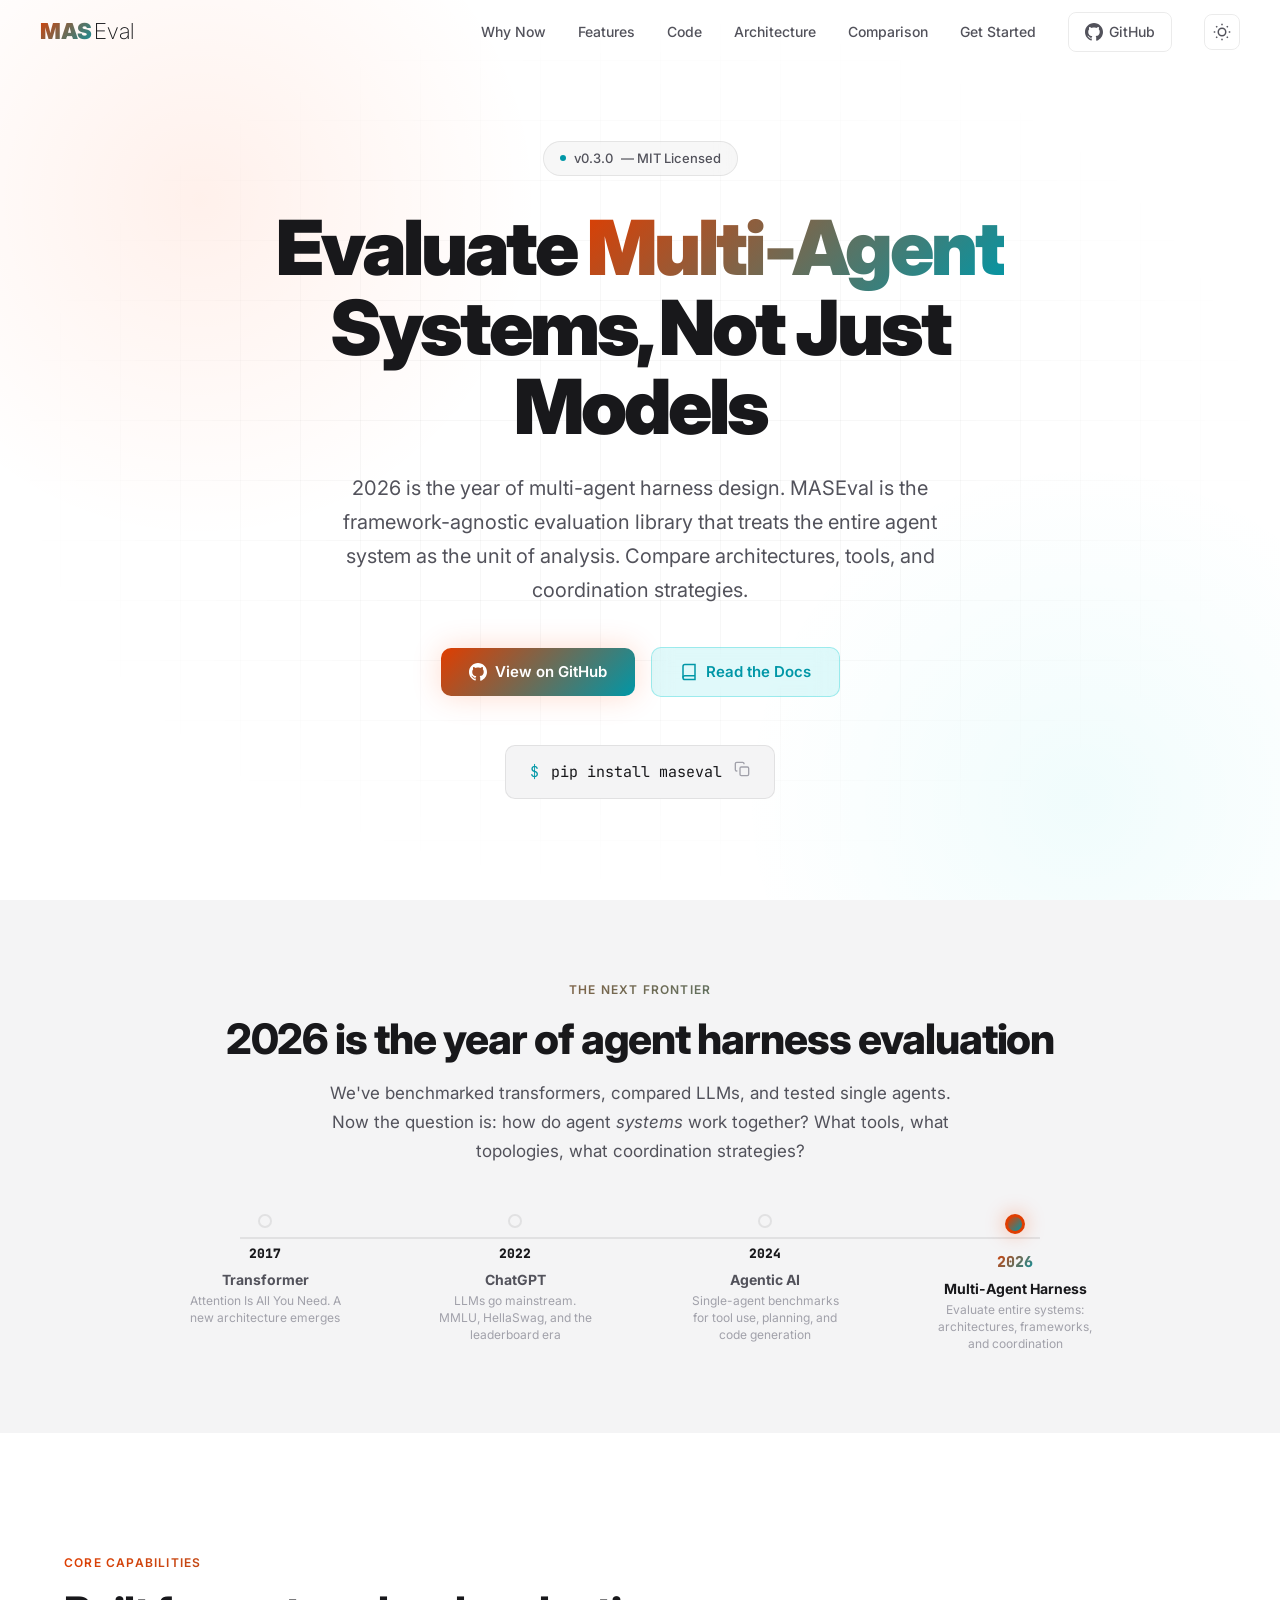
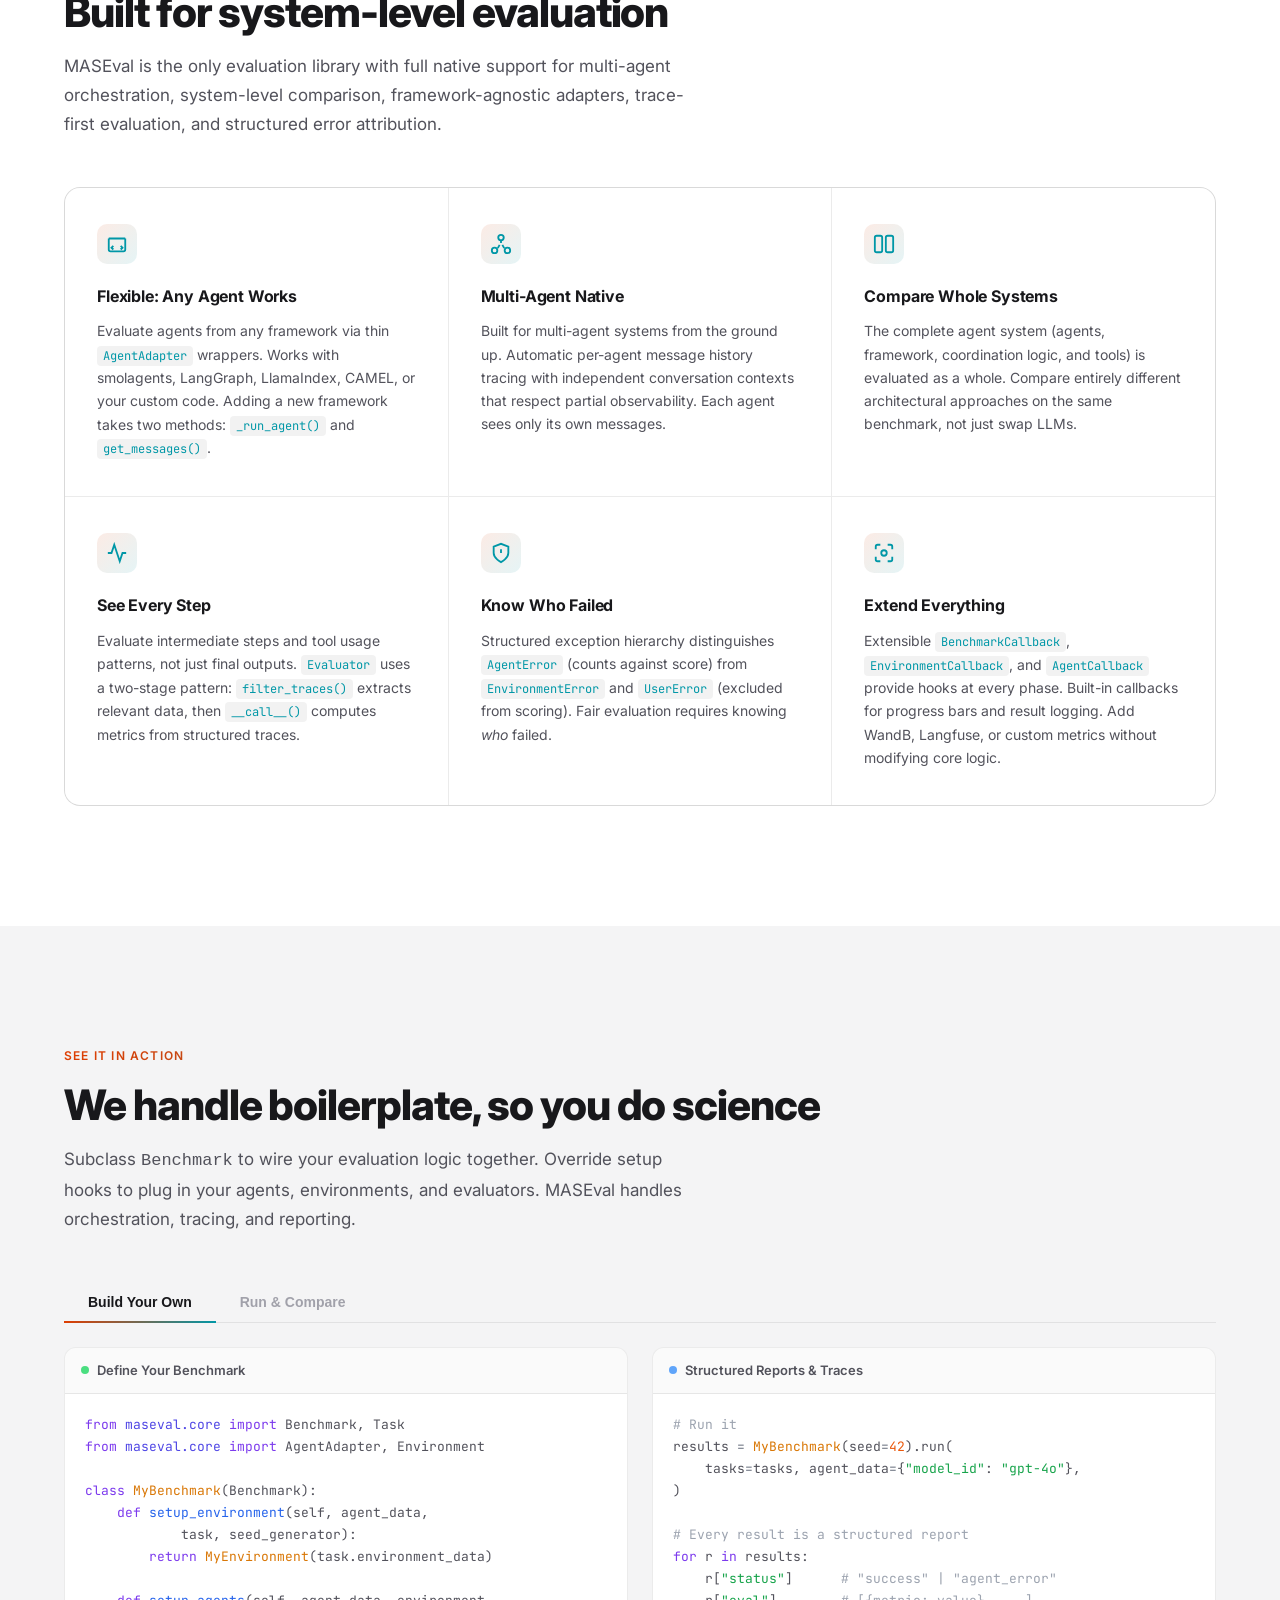
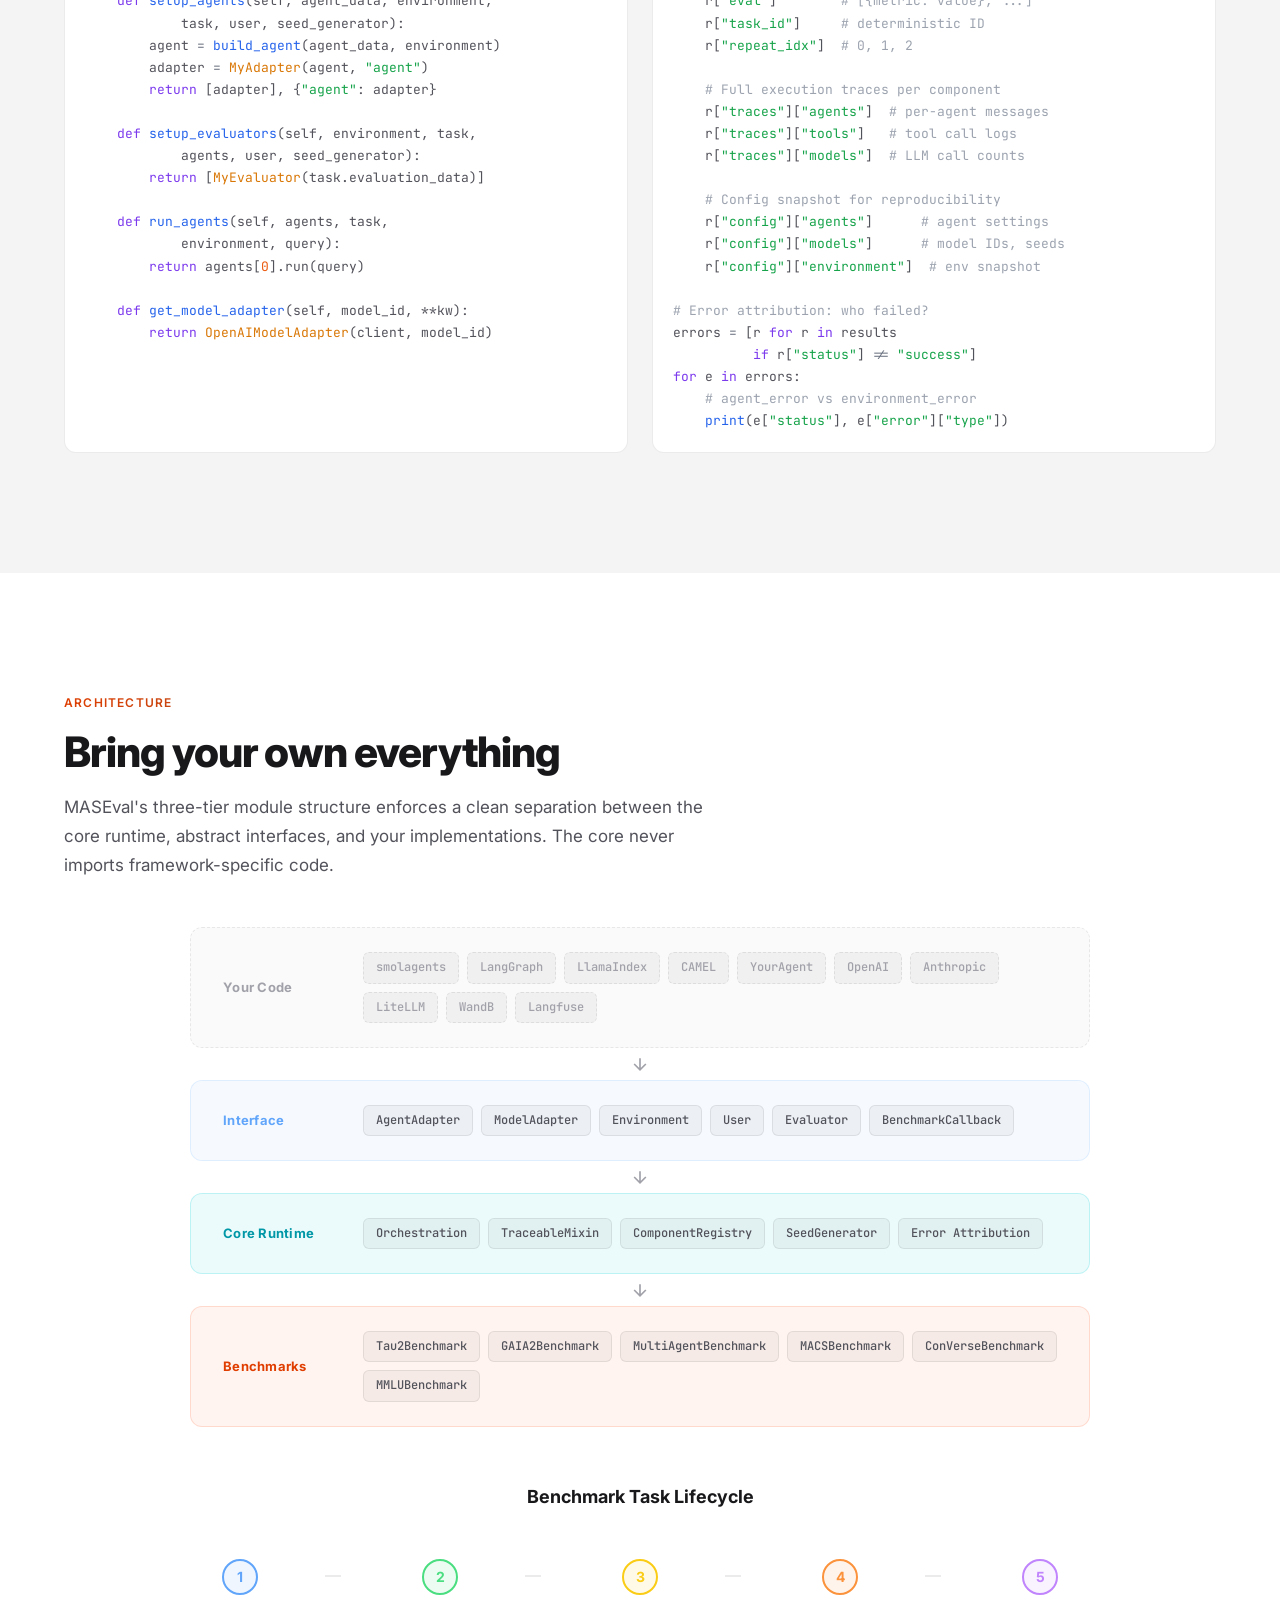
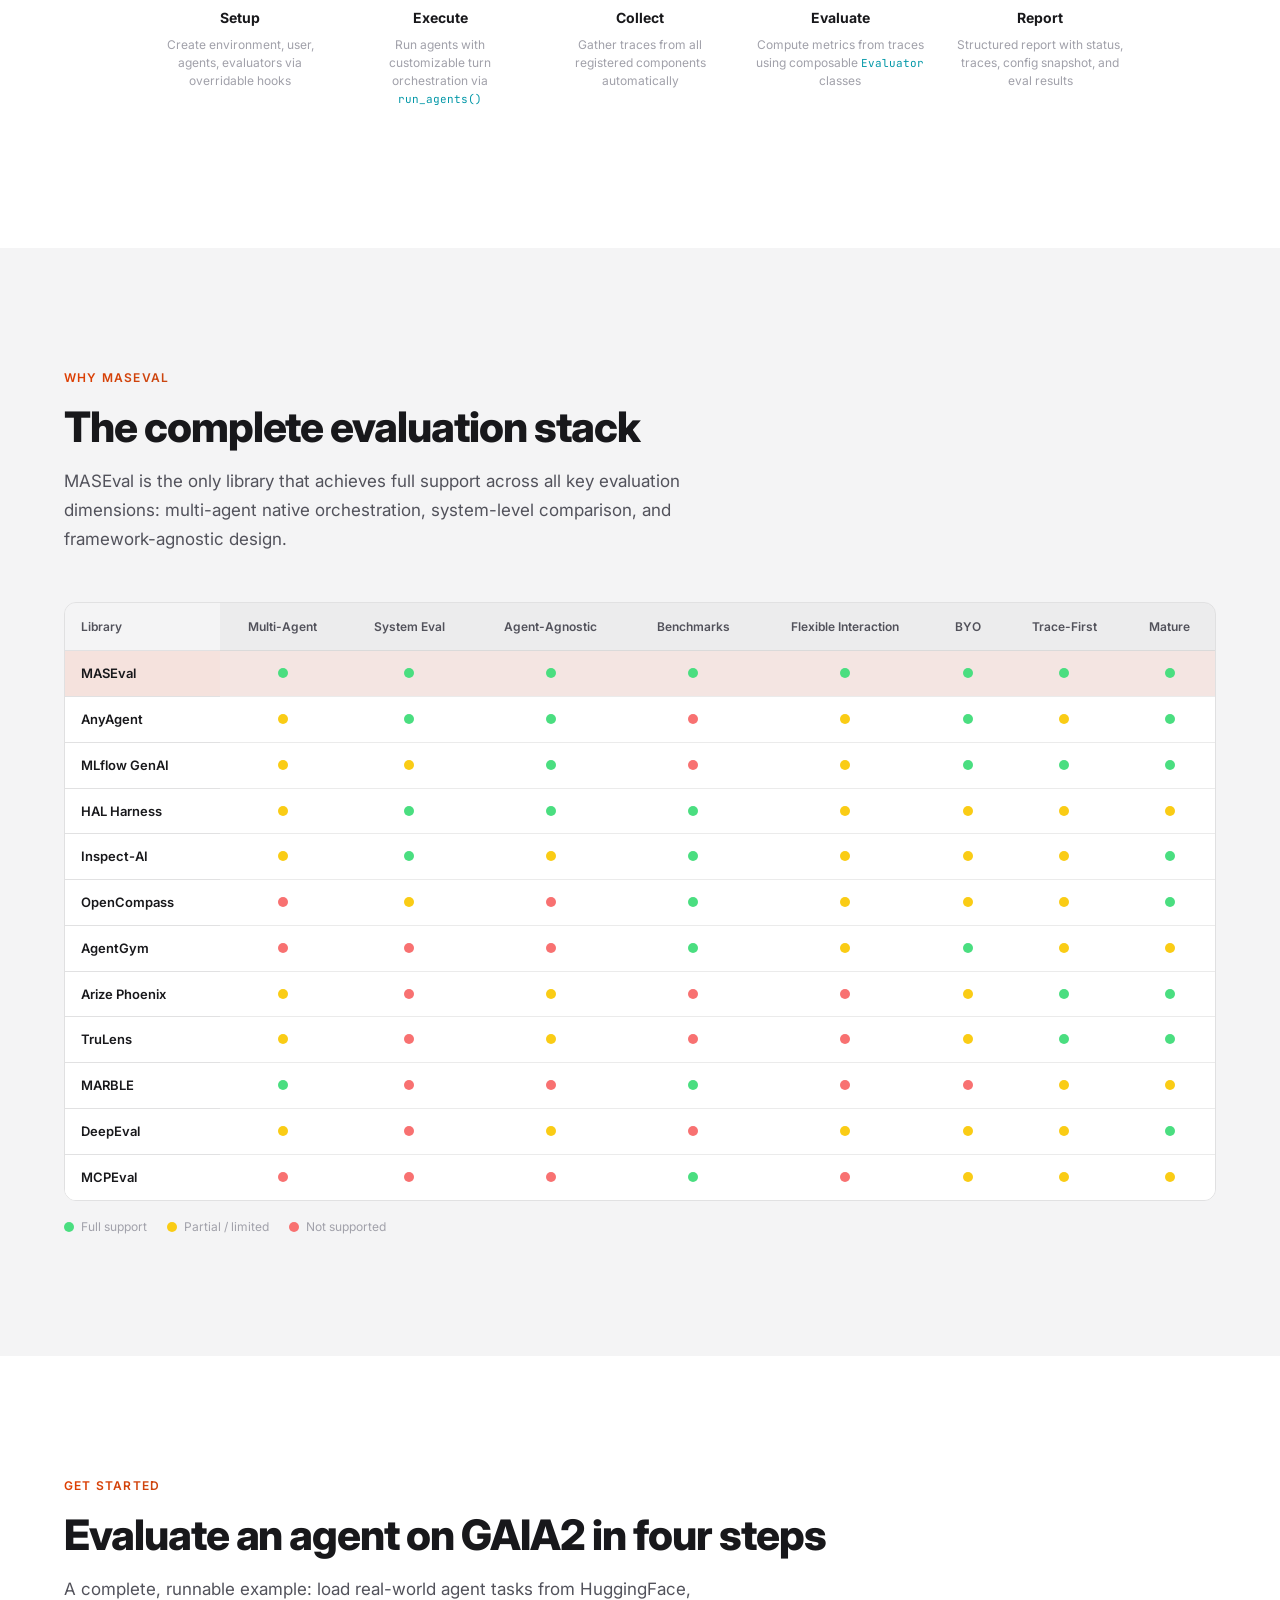
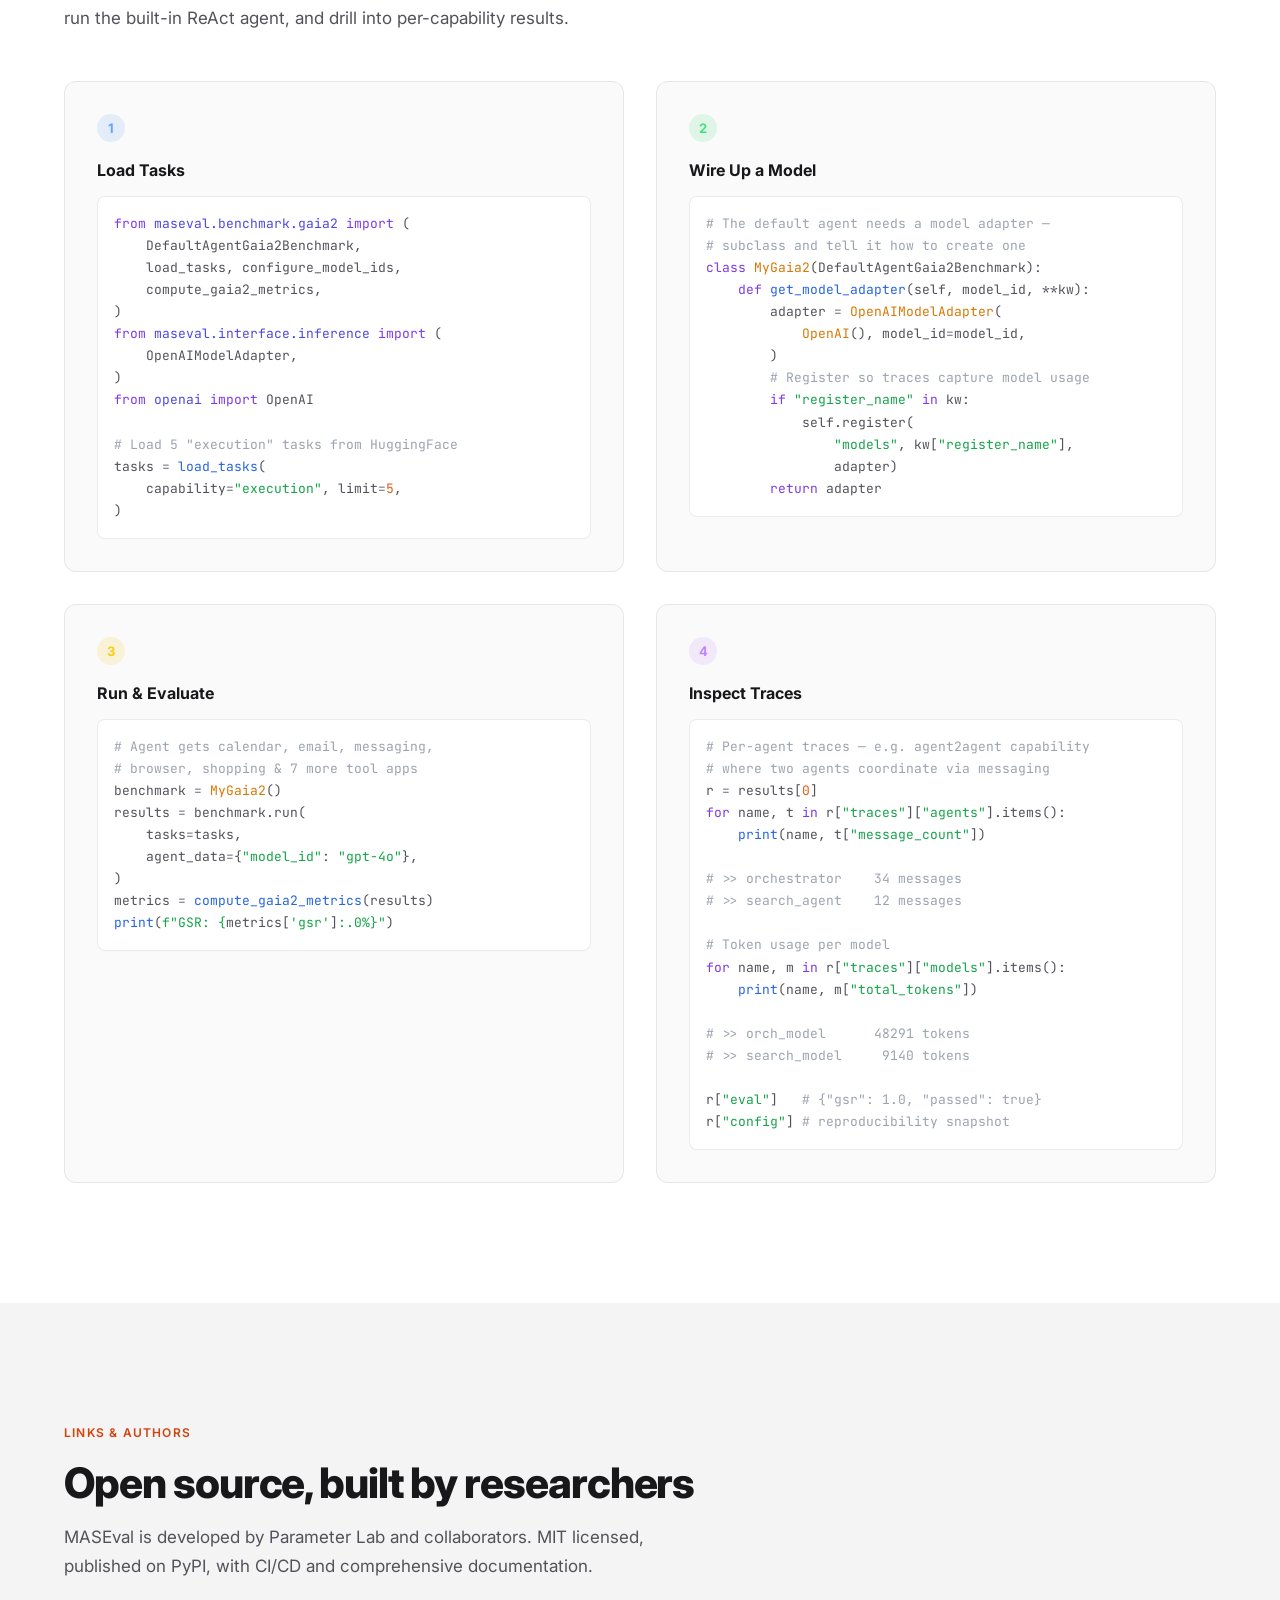
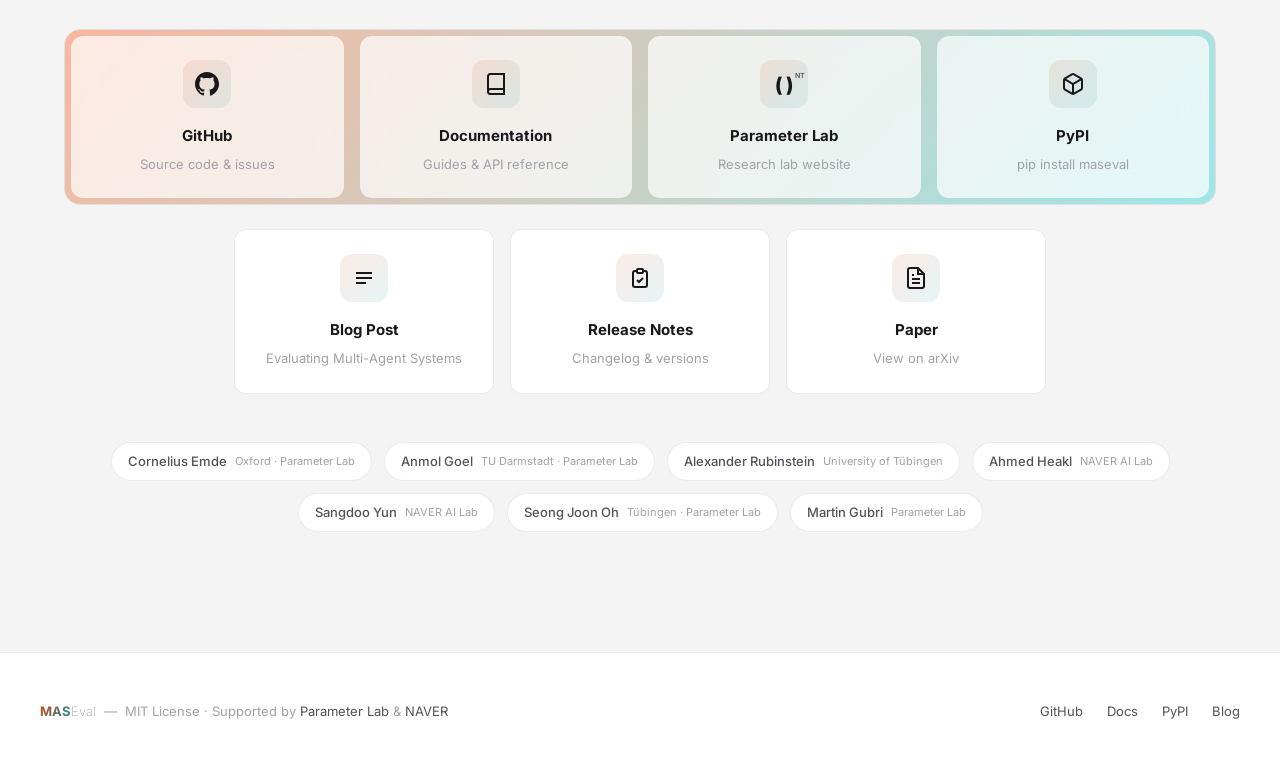
<file: index.html>
<!DOCTYPE html>
<html lang="en">
<head>
  <meta charset="UTF-8" />
  <meta name="viewport" content="width=device-width, initial-scale=1.0" />
  <title>MASEval — Multi-Agentic System Evaluation</title>
  <link rel="icon" type="image/svg+xml" href="assets/favicon.svg" />
  <meta name="description" content="MASEval is a unified, agent-agnostic evaluation framework and benchmark library for multi-agent systems. Compare frameworks, not just models." />

  <!-- Fonts -->
  <link rel="preconnect" href="https://fonts.googleapis.com" />
  <link rel="preconnect" href="https://fonts.gstatic.com" crossorigin />
  <link href="https://fonts.googleapis.com/css2?family=Inter:wght@300;400;500;600;700;800;900&family=JetBrains+Mono:wght@400;500;600&display=swap" rel="stylesheet" />

  <link rel="stylesheet" href="assets/style.css" />

  <!-- Prevent flash of wrong theme -->
  <script>
    (function() {
      var t = localStorage.getItem('theme');
      if (t) document.documentElement.setAttribute('data-theme', t);
      else if (window.matchMedia('(prefers-color-scheme: light)').matches) document.documentElement.setAttribute('data-theme', 'light');
    })();
  </script>
</head>

<body>

  <!-- ==================== NAVBAR ==================== -->
  <nav id="navbar">
    <div class="nav-inner">
      <a href="#" class="nav-logo">
        <span class="mas">MAS</span><span class="eval">Eval</span>
      </a>
      <ul class="nav-links" id="navLinks">
        <li><a href="#timeline">Why Now</a></li>
        <li><a href="#features">Features</a></li>
        <li><a href="#code">Code</a></li>
        <li><a href="#architecture">Architecture</a></li>
        <li><a href="#comparison">Comparison</a></li>
        <li><a href="#start">Get Started</a></li>
        <li>
          <a href="https://github.com/parameterlab/MASEval" target="_blank" class="nav-github">
            <svg viewBox="0 0 24 24" fill="currentColor"><path d="M12 0C5.37 0 0 5.37 0 12c0 5.3 3.438 9.8 8.205 11.385.6.113.82-.258.82-.577 0-.285-.01-1.04-.015-2.04-3.338.724-4.042-1.61-4.042-1.61C4.422 18.07 3.633 17.7 3.633 17.7c-1.087-.744.084-.729.084-.729 1.205.084 1.838 1.236 1.838 1.236 1.07 1.835 2.809 1.305 3.495.998.108-.776.417-1.305.76-1.605-2.665-.3-5.466-1.332-5.466-5.93 0-1.31.465-2.38 1.235-3.22-.135-.303-.54-1.523.105-3.176 0 0 1.005-.322 3.3 1.23.96-.267 1.98-.399 3-.405 1.02.006 2.04.138 3 .405 2.28-1.552 3.285-1.23 3.285-1.23.645 1.653.24 2.873.12 3.176.765.84 1.23 1.91 1.23 3.22 0 4.61-2.805 5.625-5.475 5.92.42.36.81 1.096.81 2.22 0 1.605-.015 2.896-.015 3.286 0 .315.21.694.825.576C20.565 21.795 24 17.295 24 12c0-6.63-5.37-12-12-12"/></svg>
            GitHub
          </a>
        </li>
        <li>
          <button class="theme-toggle" id="themeToggle" aria-label="Toggle theme">
            <svg class="icon-moon" width="18" height="18" viewBox="0 0 24 24" fill="none" stroke="currentColor" stroke-width="2"><path d="M21 12.79A9 9 0 1111.21 3 7 7 0 0021 12.79z"/></svg>
            <svg class="icon-sun" width="18" height="18" viewBox="0 0 24 24" fill="none" stroke="currentColor" stroke-width="2"><circle cx="12" cy="12" r="5"/><path d="M12 1v2M12 21v2M4.22 4.22l1.42 1.42M18.36 18.36l1.42 1.42M1 12h2M21 12h2M4.22 19.78l1.42-1.42M18.36 5.64l1.42-1.42"/></svg>
          </button>
        </li>
      </ul>
      <button class="nav-toggle" id="navToggle" aria-label="Toggle menu">
        <svg width="24" height="24" viewBox="0 0 24 24" fill="none" stroke="currentColor" stroke-width="2"><path d="M3 12h18M3 6h18M3 18h18"/></svg>
      </button>
    </div>
  </nav>

  <!-- ==================== HERO ==================== -->
  <section class="hero" id="hero">
    <div class="grid-bg"></div>
    <div class="hero-content">
      <a href="https://pypi.org/project/maseval/" target="_blank" class="hero-badge" id="versionBadge" style="text-decoration:none">
        <span class="dot"></span>
        <span id="versionText">v0.3.0</span> &mdash; MIT Licensed
      </a>
      <h1>
        Evaluate <span class="gradient-text">Multi-Agent</span><br/>Systems, Not Just Models
      </h1>
      <p class="hero-subtitle">
        2026 is the year of multi-agent harness design. MASEval is the framework-agnostic evaluation library that treats the entire agent system as the unit of analysis. Compare architectures, tools, and coordination strategies.
      </p>
      <div class="hero-actions">
        <a href="https://github.com/parameterlab/MASEval" target="_blank" class="btn btn-primary">
          <svg viewBox="0 0 24 24" fill="currentColor" width="18" height="18"><path d="M12 0C5.37 0 0 5.37 0 12c0 5.3 3.438 9.8 8.205 11.385.6.113.82-.258.82-.577 0-.285-.01-1.04-.015-2.04-3.338.724-4.042-1.61-4.042-1.61C4.422 18.07 3.633 17.7 3.633 17.7c-1.087-.744.084-.729.084-.729 1.205.084 1.838 1.236 1.838 1.236 1.07 1.835 2.809 1.305 3.495.998.108-.776.417-1.305.76-1.605-2.665-.3-5.466-1.332-5.466-5.93 0-1.31.465-2.38 1.235-3.22-.135-.303-.54-1.523.105-3.176 0 0 1.005-.322 3.3 1.23.96-.267 1.98-.399 3-.405 1.02.006 2.04.138 3 .405 2.28-1.552 3.285-1.23 3.285-1.23.645 1.653.24 2.873.12 3.176.765.84 1.23 1.91 1.23 3.22 0 4.61-2.805 5.625-5.475 5.92.42.36.81 1.096.81 2.22 0 1.605-.015 2.896-.015 3.286 0 .315.21.694.825.576C20.565 21.795 24 17.295 24 12c0-6.63-5.37-12-12-12"/></svg>
          View on GitHub
        </a>
        <a href="https://maseval.readthedocs.io/en/stable/" target="_blank" class="btn btn-docs">
          <svg viewBox="0 0 24 24" fill="none" stroke="currentColor" stroke-width="2"><path d="M4 19.5A2.5 2.5 0 016.5 17H20"/><path d="M6.5 2H20v20H6.5A2.5 2.5 0 014 19.5v-15A2.5 2.5 0 016.5 2z"/></svg>
          Read the Docs
        </a>
      </div>
      <div class="hero-install" onclick="navigator.clipboard.writeText('pip install maseval')" title="Click to copy">
        <span class="prompt">$</span>
        <span class="cmd">pip install maseval</span>
        <span class="copy-icon">
          <svg width="16" height="16" viewBox="0 0 24 24" fill="none" stroke="currentColor" stroke-width="2"><rect x="9" y="9" width="13" height="13" rx="2"/><path d="M5 15H4a2 2 0 01-2-2V4a2 2 0 012-2h9a2 2 0 012 2v1"/></svg>
        </span>
      </div>

    </div>
  </section>

  <!-- ==================== TIMELINE ==================== -->
  <section class="timeline-section" id="timeline">
    <div class="container">
      <div class="reveal" style="text-align:center">
        <p class="section-label">The Next Frontier</p>
        <h2 class="section-title">2026 is the year of agent harness evaluation</h2>
        <p class="section-desc" style="margin:0 auto">
          We've benchmarked transformers, compared LLMs, and tested single agents. Now the question is: how do agent <em>systems</em> work together? What tools, what topologies, what coordination strategies?
        </p>
      </div>

      <div class="timeline reveal">
        <div class="timeline-item">
          <div class="timeline-dot"></div>
          <span class="timeline-year">2017</span>
          <span class="timeline-label">Transformer</span>
          <span class="timeline-desc">Attention Is All You Need. A new architecture emerges</span>
        </div>
        <div class="timeline-item">
          <div class="timeline-dot"></div>
          <span class="timeline-year">2022</span>
          <span class="timeline-label">ChatGPT</span>
          <span class="timeline-desc">LLMs go mainstream. MMLU, HellaSwag, and the leaderboard era</span>
        </div>
        <div class="timeline-item">
          <div class="timeline-dot"></div>
          <span class="timeline-year">2024</span>
          <span class="timeline-label">Agentic AI</span>
          <span class="timeline-desc">Single-agent benchmarks for tool use, planning, and code generation</span>
        </div>
        <div class="timeline-item active">
          <div class="timeline-dot"></div>
          <span class="timeline-year">2026</span>
          <span class="timeline-label">Multi-Agent Harness</span>
          <span class="timeline-desc">Evaluate entire systems: architectures, frameworks, and coordination</span>
        </div>
      </div>
    </div>
  </section>

  <!-- ==================== FEATURES ==================== -->
  <section class="section" id="features">
    <div class="container">
      <div class="reveal">
        <p class="section-label">Core Capabilities</p>
        <h2 class="section-title">Built for system-level evaluation</h2>
        <p class="section-desc">
          MASEval is the only evaluation library with full native support for multi-agent orchestration, system-level comparison, framework-agnostic adapters, trace-first evaluation, and structured error attribution.
        </p>
      </div>

      <div class="features-grid reveal">
        <div class="feature-card">
          <div class="feature-icon"><svg viewBox="0 0 24 24" fill="none" stroke-width="2"><path d="M16 18l2-2-2-2M8 18l-2-2 2-2M3 6h18M3 6v12a2 2 0 002 2h14a2 2 0 002-2V6"/></svg></div>
          <h3>Flexible: Any Agent Works</h3>
          <p>Evaluate agents from any framework via thin <code>AgentAdapter</code> wrappers. Works with smolagents, LangGraph, LlamaIndex, CAMEL, or your custom code. Adding a new framework takes two methods: <code>_run_agent()</code> and <code>get_messages()</code>.</p>
        </div>
        <div class="feature-card">
          <div class="feature-icon"><svg viewBox="0 0 24 24" fill="none" stroke-width="2"><circle cx="12" cy="5" r="3"/><circle cx="5" cy="19" r="3"/><circle cx="19" cy="19" r="3"/><path d="M12 8v3M8.5 16.5L10.5 13M15.5 16.5L13.5 13"/></svg></div>
          <h3>Multi-Agent Native</h3>
          <p>Built for multi-agent systems from the ground up. Automatic per-agent message history tracing with independent conversation contexts that respect partial observability. Each agent sees only its own messages.</p>
        </div>
        <div class="feature-card">
          <div class="feature-icon"><svg viewBox="0 0 24 24" fill="none" stroke-width="2"><rect x="2" y="3" width="8" height="18" rx="2"/><rect x="14" y="3" width="8" height="18" rx="2"/></svg></div>
          <h3>Compare Whole Systems</h3>
          <p>The complete agent system (agents, framework, coordination logic, and tools) is evaluated as a whole. Compare entirely different architectural approaches on the same benchmark, not just swap LLMs.</p>
        </div>
        <div class="feature-card">
          <div class="feature-icon"><svg viewBox="0 0 24 24" fill="none" stroke-width="2"><path d="M2 12h4l3-9 6 18 3-9h4"/></svg></div>
          <h3>See Every Step</h3>
          <p>Evaluate intermediate steps and tool usage patterns, not just final outputs. <code>Evaluator</code> uses a two-stage pattern: <code>filter_traces()</code> extracts relevant data, then <code>__call__()</code> computes metrics from structured traces.</p>
        </div>
        <div class="feature-card">
          <div class="feature-icon"><svg viewBox="0 0 24 24" fill="none" stroke-width="2"><path d="M12 22s8-4 8-10V5l-8-3-8 3v7c0 6 8 10 8 10z"/><path d="M12 8v4M12 16h.01"/></svg></div>
          <h3>Know Who Failed</h3>
          <p>Structured exception hierarchy distinguishes <code>AgentError</code> (counts against score) from <code>EnvironmentError</code> and <code>UserError</code> (excluded from scoring). Fair evaluation requires knowing <em>who</em> failed.</p>
        </div>
        <div class="feature-card">
          <div class="feature-icon"><svg viewBox="0 0 24 24" fill="none" stroke-width="2"><path d="M8 3H5a2 2 0 00-2 2v3M21 8V5a2 2 0 00-2-2h-3M3 16v3a2 2 0 002 2h3M16 21h3a2 2 0 002-2v-3"/><circle cx="12" cy="12" r="3"/></svg></div>
          <h3>Extend Everything</h3>
          <p>Extensible <code>BenchmarkCallback</code>, <code>EnvironmentCallback</code>, and <code>AgentCallback</code> provide hooks at every phase. Built-in callbacks for progress bars and result logging. Add WandB, Langfuse, or custom metrics without modifying core logic.</p>
        </div>
      </div>
    </div>
  </section>

  <!-- ==================== CODE EXAMPLE ==================== -->
  <section class="section code-section" id="code">
    <div class="container">
      <div class="reveal">
        <p class="section-label">See It In Action</p>
        <h2 class="section-title">We handle boilerplate, so you do science</h2>
        <p class="section-desc">
          Subclass <code>Benchmark</code> to wire your evaluation logic together. Override setup hooks to plug in your agents, environments, and evaluators. MASEval handles orchestration, tracing, and reporting.
        </p>
      </div>

      <!-- Tab bar -->
      <div class="code-tabs reveal">
        <button class="code-tab active" data-tab="build">Build Your Own</button>
        <button class="code-tab" data-tab="compare">Run &amp; Compare</button>
      </div>

      <!-- Tab 1: Build Your Own -->
      <div class="code-tab-content active reveal" data-tab="build">
        <div class="code-block">
          <div class="code-block-header">
            <span class="code-block-title">
              <span class="dot" style="background:#4ade80"></span>
              Define Your Benchmark
            </span>
          </div>
          <pre><span class="kw">from</span> <span class="im">maseval.core</span> <span class="kw">import</span> Benchmark, Task
<span class="kw">from</span> <span class="im">maseval.core</span> <span class="kw">import</span> AgentAdapter, Environment

<span class="kw">class</span> <span class="cl">MyBenchmark</span>(Benchmark):
    <span class="kw">def</span> <span class="fn">setup_environment</span>(self, agent_data,
            task, seed_generator):
        <span class="kw">return</span> <span class="cl">MyEnvironment</span>(task.environment_data)

    <span class="kw">def</span> <span class="fn">setup_agents</span>(self, agent_data, environment,
            task, user, seed_generator):
        agent <span class="op">=</span> <span class="fn">build_agent</span>(agent_data, environment)
        adapter <span class="op">=</span> <span class="cl">MyAdapter</span>(agent, <span class="st">"agent"</span>)
        <span class="kw">return</span> [adapter], {<span class="st">"agent"</span>: adapter}

    <span class="kw">def</span> <span class="fn">setup_evaluators</span>(self, environment, task,
            agents, user, seed_generator):
        <span class="kw">return</span> [<span class="cl">MyEvaluator</span>(task.evaluation_data)]

    <span class="kw">def</span> <span class="fn">run_agents</span>(self, agents, task,
            environment, query):
        <span class="kw">return</span> agents[<span class="nr">0</span>].run(query)

    <span class="kw">def</span> <span class="fn">get_model_adapter</span>(self, model_id, **kw):
        <span class="kw">return</span> <span class="cl">OpenAIModelAdapter</span>(client, model_id)</pre>
        </div>

        <div class="code-block">
          <div class="code-block-header">
            <span class="code-block-title">
              <span class="dot" style="background:#60a5fa"></span>
              Structured Reports &amp; Traces
            </span>
          </div>
          <pre><span class="cm"># Run it</span>
results <span class="op">=</span> <span class="cl">MyBenchmark</span>(seed<span class="op">=</span><span class="nr">42</span>).run(
    tasks<span class="op">=</span>tasks, agent_data<span class="op">=</span>{<span class="st">"model_id"</span>: <span class="st">"gpt-4o"</span>},
)

<span class="cm"># Every result is a structured report</span>
<span class="kw">for</span> r <span class="kw">in</span> results:
    r[<span class="st">"status"</span>]      <span class="cm"># "success" | "agent_error"</span>
    r[<span class="st">"eval"</span>]        <span class="cm"># [{metric: value}, ...]</span>
    r[<span class="st">"task_id"</span>]     <span class="cm"># deterministic ID</span>
    r[<span class="st">"repeat_idx"</span>]  <span class="cm"># 0, 1, 2</span>

    <span class="cm"># Full execution traces per component</span>
    r[<span class="st">"traces"</span>][<span class="st">"agents"</span>]  <span class="cm"># per-agent messages</span>
    r[<span class="st">"traces"</span>][<span class="st">"tools"</span>]   <span class="cm"># tool call logs</span>
    r[<span class="st">"traces"</span>][<span class="st">"models"</span>]  <span class="cm"># LLM call counts</span>

    <span class="cm"># Config snapshot for reproducibility</span>
    r[<span class="st">"config"</span>][<span class="st">"agents"</span>]      <span class="cm"># agent settings</span>
    r[<span class="st">"config"</span>][<span class="st">"models"</span>]      <span class="cm"># model IDs, seeds</span>
    r[<span class="st">"config"</span>][<span class="st">"environment"</span>]  <span class="cm"># env snapshot</span>

<span class="cm"># Error attribution: who failed?</span>
errors <span class="op">=</span> [r <span class="kw">for</span> r <span class="kw">in</span> results
          <span class="kw">if</span> r[<span class="st">"status"</span>] <span class="op">!=</span> <span class="st">"success"</span>]
<span class="kw">for</span> e <span class="kw">in</span> errors:
    <span class="cm"># agent_error vs environment_error</span>
    <span class="fn">print</span>(e[<span class="st">"status"</span>], e[<span class="st">"error"</span>][<span class="st">"type"</span>])</pre>
        </div>
      </div>

      <!-- Tab 2: Run & Compare -->
      <div class="code-tab-content" data-tab="compare">
        <div class="code-block">
          <div class="code-block-header">
            <span class="code-block-title">
              <span class="dot" style="background:#fb923c"></span>
              Single Agent
            </span>
          </div>
          <pre><span class="kw">from</span> <span class="im">maseval.benchmark.tau2</span> <span class="kw">import</span> (
    Tau2Benchmark, ensure_data_exists,
    load_tasks, compute_benchmark_metrics,
)

<span class="fn">ensure_data_exists</span>(domain<span class="op">=</span><span class="st">"retail"</span>)
tasks <span class="op">=</span> <span class="fn">load_tasks</span>(domain<span class="op">=</span><span class="st">"retail"</span>, split<span class="op">=</span><span class="st">"base"</span>)

<span class="cm"># One agent handles everything</span>
<span class="kw">class</span> <span class="cl">SingleAgent</span>(Tau2Benchmark):
    <span class="kw">def</span> <span class="fn">setup_agents</span>(self, agent_data, env,
            task, user, seed_gen):
        agent <span class="op">=</span> <span class="cl">ToolCallingAgent</span>(
            model<span class="op">=</span>model, tools<span class="op">=</span>env.create_tools(),
        )
        a <span class="op">=</span> <span class="cl">SmolAgentAdapter</span>(agent, <span class="st">"agent"</span>)
        <span class="kw">return</span> [a], {<span class="st">"agent"</span>: a}

single <span class="op">=</span> <span class="cl">SingleAgent</span>(n_task_repeats<span class="op">=</span><span class="nr">3</span>, seed<span class="op">=</span><span class="nr">42</span>)
results_single <span class="op">=</span> single.run(
    tasks<span class="op">=</span>tasks,
    agent_data<span class="op">=</span>{<span class="st">"model_id"</span>: <span class="st">"gpt-4o"</span>},
)</pre>
        </div>

        <div class="code-block">
          <div class="code-block-header">
            <span class="code-block-title">
              <span class="dot" style="background:#c084fc"></span>
              Multi-Agent (same benchmark)
            </span>
          </div>
          <pre><span class="cm"># Orchestrator delegates to specialists</span>
<span class="kw">class</span> <span class="cl">MultiAgent</span>(Tau2Benchmark):
    <span class="kw">def</span> <span class="fn">setup_agents</span>(self, agent_data, env,
            task, user, seed_gen):
        tools <span class="op">=</span> env.create_tools()
        specialist <span class="op">=</span> <span class="cl">ToolCallingAgent</span>(
            model<span class="op">=</span>model, tools<span class="op">=</span>tools,
            name<span class="op">=</span><span class="st">"tool_specialist"</span>,
        )
        orchestrator <span class="op">=</span> <span class="cl">ToolCallingAgent</span>(
            model<span class="op">=</span>model,
            managed_agents<span class="op">=</span>[specialist],
        )
        orch <span class="op">=</span> <span class="cl">SmolAgentAdapter</span>(orchestrator, <span class="st">"orch"</span>)
        spec <span class="op">=</span> <span class="cl">SmolAgentAdapter</span>(specialist, <span class="st">"spec"</span>)
        <span class="cm"># Run orchestrator, trace both</span>
        <span class="kw">return</span> [orch], {<span class="st">"orch"</span>: orch, <span class="st">"spec"</span>: spec}

multi <span class="op">=</span> <span class="cl">MultiAgent</span>(n_task_repeats<span class="op">=</span><span class="nr">3</span>, seed<span class="op">=</span><span class="nr">42</span>)
results_multi <span class="op">=</span> multi.run(
    tasks<span class="op">=</span>tasks,
    agent_data<span class="op">=</span>{<span class="st">"model_id"</span>: <span class="st">"gpt-4o"</span>},
)

<span class="cm"># Compare on the same benchmark</span>
s <span class="op">=</span> <span class="fn">compute_benchmark_metrics</span>(results_single)
m <span class="op">=</span> <span class="fn">compute_benchmark_metrics</span>(results_multi)
<span class="fn">print</span>(<span class="st">f"Single: {</span>s[<span class="st">'success_rate'</span>]<span class="st">:.0%}"</span>)
<span class="fn">print</span>(<span class="st">f"Multi:  {</span>m[<span class="st">'success_rate'</span>]<span class="st">:.0%}"</span>)</pre>
        </div>
      </div>
    </div>
  </section>

  <!-- ==================== ARCHITECTURE ==================== -->
  <section class="section" id="architecture">
    <div class="container">
      <div class="reveal">
        <p class="section-label">Architecture</p>
        <h2 class="section-title">Bring your own everything</h2>
        <p class="section-desc">
          MASEval's three-tier module structure enforces a clean separation between the core runtime, abstract interfaces, and your implementations. The core never imports framework-specific code.
        </p>
      </div>

      <div class="arch-visual reveal">
        <div class="arch-diagram">
          <div class="arch-layer arch-layer-user">
            <span class="arch-label" style="color:var(--text-muted)">Your Code</span>
            <div class="arch-chips">
              <span class="arch-chip yours">smolagents</span>
              <span class="arch-chip yours">LangGraph</span>
              <span class="arch-chip yours">LlamaIndex</span>
              <span class="arch-chip yours">CAMEL</span>
              <span class="arch-chip yours">YourAgent</span>
              <span class="arch-chip yours">OpenAI</span>
              <span class="arch-chip yours">Anthropic</span>
              <span class="arch-chip yours">LiteLLM</span>
              <span class="arch-chip yours">WandB</span>
              <span class="arch-chip yours">Langfuse</span>
            </div>
          </div>

          <div class="arch-connector">
            <svg width="20" height="20" viewBox="0 0 24 24" fill="none" stroke="currentColor" stroke-width="2"><path d="M12 5v14M5 12l7 7 7-7"/></svg>
          </div>

          <div class="arch-layer arch-layer-interface">
            <span class="arch-label" style="color:#60a5fa">Interface</span>
            <div class="arch-chips">
              <span class="arch-chip">AgentAdapter</span>
              <span class="arch-chip">ModelAdapter</span>
              <span class="arch-chip">Environment</span>
              <span class="arch-chip">User</span>
              <span class="arch-chip">Evaluator</span>
              <span class="arch-chip">BenchmarkCallback</span>
            </div>
          </div>

          <div class="arch-connector">
            <svg width="20" height="20" viewBox="0 0 24 24" fill="none" stroke="currentColor" stroke-width="2"><path d="M12 5v14M5 12l7 7 7-7"/></svg>
          </div>

          <div class="arch-layer arch-layer-core">
            <span class="arch-label" style="color:var(--accent-cyan)">Core Runtime</span>
            <div class="arch-chips">
              <span class="arch-chip">Orchestration</span>
              <span class="arch-chip">TraceableMixin</span>
              <span class="arch-chip">ComponentRegistry</span>
              <span class="arch-chip">SeedGenerator</span>
              <span class="arch-chip">Error Attribution</span>
            </div>
          </div>

          <div class="arch-connector">
            <svg width="20" height="20" viewBox="0 0 24 24" fill="none" stroke="currentColor" stroke-width="2"><path d="M12 5v14M5 12l7 7 7-7"/></svg>
          </div>

          <div class="arch-layer arch-layer-bench">
            <span class="arch-label" style="color:var(--accent-orange)">Benchmarks</span>
            <div class="arch-chips">
              <span class="arch-chip">Tau2Benchmark</span>
              <span class="arch-chip">GAIA2Benchmark</span>
              <span class="arch-chip">MultiAgentBenchmark</span>
              <span class="arch-chip">MACSBenchmark</span>
              <span class="arch-chip">ConVerseBenchmark</span>
              <span class="arch-chip">MMLUBenchmark</span>
            </div>
          </div>
        </div>
      </div>

      <!-- Lifecycle Pipeline -->
      <div class="pipeline reveal">
        <p class="pipeline-title">Benchmark Task Lifecycle</p>
        <div class="pipeline-steps">
          <div class="pipeline-step">
            <div class="pipeline-num">1</div>
            <h4>Setup</h4>
            <p>Create environment, user, agents, evaluators via overridable hooks</p>
          </div>
          <div class="pipeline-step">
            <div class="pipeline-num">2</div>
            <h4>Execute</h4>
            <p>Run agents with customizable turn orchestration via <code>run_agents()</code></p>
          </div>
          <div class="pipeline-step">
            <div class="pipeline-num">3</div>
            <h4>Collect</h4>
            <p>Gather traces from all registered components automatically</p>
          </div>
          <div class="pipeline-step">
            <div class="pipeline-num">4</div>
            <h4>Evaluate</h4>
            <p>Compute metrics from traces using composable <code>Evaluator</code> classes</p>
          </div>
          <div class="pipeline-step">
            <div class="pipeline-num">5</div>
            <h4>Report</h4>
            <p>Structured report with status, traces, config snapshot, and eval results</p>
          </div>
        </div>
      </div>
    </div>
  </section>

  <!-- ==================== COMPARISON TABLE ==================== -->
  <section class="section comparison" id="comparison">
    <div class="container">
      <div class="reveal">
        <p class="section-label">Why MASEval</p>
        <h2 class="section-title">The complete evaluation stack</h2>
        <p class="section-desc">
          MASEval is the only library that achieves full support across all key evaluation dimensions: multi-agent native orchestration, system-level comparison, and framework-agnostic design.
        </p>
      </div>

      <div class="table-wrapper reveal">
        <table class="comparison-table">
          <thead>
            <tr>
              <th>Library</th>
              <th title="Native orchestration with per-agent tracing and independent message histories">Multi-Agent</th>
              <th title="Compare framework implementations, not just LLMs">System Eval</th>
              <th title="Evaluate any framework via thin adapters without code recreation">Agent-Agnostic</th>
              <th title="Ships complete, ready-to-run benchmarks">Benchmarks</th>
              <th title="First-class user simulation with personas and tool access">Flexible Interaction</th>
              <th title="Bring your own logging, agents, environments, and tools. Open-source, works offline">BYO</th>
              <th title="Evaluate intermediate steps via first-class traces, not post-hoc fixes">Trace-First</th>
              <th title="Published on PyPI, CI/CD, good test coverage, active maintenance">Mature</th>
            </tr>
          </thead>
          <tbody>
            <tr>
              <td>MASEval</td>
              <td title="Full support"><span class="s-dot s-yes"></span></td>
              <td title="Full support"><span class="s-dot s-yes"></span></td>
              <td title="Full support"><span class="s-dot s-yes"></span></td>
              <td title="Full support"><span class="s-dot s-yes"></span></td>
              <td title="Full support"><span class="s-dot s-yes"></span></td>
              <td title="Full support"><span class="s-dot s-yes"></span></td>
              <td title="Full support"><span class="s-dot s-yes"></span></td>
              <td title="Full support"><span class="s-dot s-yes"></span></td>
            </tr>
            <tr>
              <td>AnyAgent</td>
              <td title="Partial"><span class="s-dot s-partial"></span></td>
              <td title="Full support"><span class="s-dot s-yes"></span></td>
              <td title="Full support"><span class="s-dot s-yes"></span></td>
              <td title="Not supported"><span class="s-dot s-no"></span></td>
              <td title="Partial"><span class="s-dot s-partial"></span></td>
              <td title="Full support"><span class="s-dot s-yes"></span></td>
              <td title="Partial"><span class="s-dot s-partial"></span></td>
              <td title="Full support"><span class="s-dot s-yes"></span></td>
            </tr>
            <tr>
              <td>MLflow GenAI</td>
              <td title="Partial"><span class="s-dot s-partial"></span></td>
              <td title="Partial"><span class="s-dot s-partial"></span></td>
              <td title="Full support"><span class="s-dot s-yes"></span></td>
              <td title="Not supported"><span class="s-dot s-no"></span></td>
              <td title="Partial"><span class="s-dot s-partial"></span></td>
              <td title="Full support"><span class="s-dot s-yes"></span></td>
              <td title="Full support"><span class="s-dot s-yes"></span></td>
              <td title="Full support"><span class="s-dot s-yes"></span></td>
            </tr>
            <tr>
              <td>HAL Harness</td>
              <td title="Partial"><span class="s-dot s-partial"></span></td>
              <td title="Full support"><span class="s-dot s-yes"></span></td>
              <td title="Full support"><span class="s-dot s-yes"></span></td>
              <td title="Full support"><span class="s-dot s-yes"></span></td>
              <td title="Partial"><span class="s-dot s-partial"></span></td>
              <td title="Partial"><span class="s-dot s-partial"></span></td>
              <td title="Partial"><span class="s-dot s-partial"></span></td>
              <td title="Partial"><span class="s-dot s-partial"></span></td>
            </tr>
            <tr>
              <td>Inspect-AI</td>
              <td title="Partial"><span class="s-dot s-partial"></span></td>
              <td title="Full support"><span class="s-dot s-yes"></span></td>
              <td title="Partial"><span class="s-dot s-partial"></span></td>
              <td title="Full support"><span class="s-dot s-yes"></span></td>
              <td title="Partial"><span class="s-dot s-partial"></span></td>
              <td title="Partial"><span class="s-dot s-partial"></span></td>
              <td title="Partial"><span class="s-dot s-partial"></span></td>
              <td title="Full support"><span class="s-dot s-yes"></span></td>
            </tr>
            <tr>
              <td>OpenCompass</td>
              <td title="Not supported"><span class="s-dot s-no"></span></td>
              <td title="Partial"><span class="s-dot s-partial"></span></td>
              <td title="Not supported"><span class="s-dot s-no"></span></td>
              <td title="Full support"><span class="s-dot s-yes"></span></td>
              <td title="Partial"><span class="s-dot s-partial"></span></td>
              <td title="Partial"><span class="s-dot s-partial"></span></td>
              <td title="Partial"><span class="s-dot s-partial"></span></td>
              <td title="Full support"><span class="s-dot s-yes"></span></td>
            </tr>
            <tr>
              <td>AgentGym</td>
              <td title="Not supported"><span class="s-dot s-no"></span></td>
              <td title="Not supported"><span class="s-dot s-no"></span></td>
              <td title="Not supported"><span class="s-dot s-no"></span></td>
              <td title="Full support"><span class="s-dot s-yes"></span></td>
              <td title="Partial"><span class="s-dot s-partial"></span></td>
              <td title="Full support"><span class="s-dot s-yes"></span></td>
              <td title="Partial"><span class="s-dot s-partial"></span></td>
              <td title="Partial"><span class="s-dot s-partial"></span></td>
            </tr>
            <tr>
              <td>Arize Phoenix</td>
              <td title="Partial"><span class="s-dot s-partial"></span></td>
              <td title="Not supported"><span class="s-dot s-no"></span></td>
              <td title="Partial"><span class="s-dot s-partial"></span></td>
              <td title="Not supported"><span class="s-dot s-no"></span></td>
              <td title="Not supported"><span class="s-dot s-no"></span></td>
              <td title="Partial"><span class="s-dot s-partial"></span></td>
              <td title="Full support"><span class="s-dot s-yes"></span></td>
              <td title="Full support"><span class="s-dot s-yes"></span></td>
            </tr>
            <tr>
              <td>TruLens</td>
              <td title="Partial"><span class="s-dot s-partial"></span></td>
              <td title="Not supported"><span class="s-dot s-no"></span></td>
              <td title="Partial"><span class="s-dot s-partial"></span></td>
              <td title="Not supported"><span class="s-dot s-no"></span></td>
              <td title="Not supported"><span class="s-dot s-no"></span></td>
              <td title="Partial"><span class="s-dot s-partial"></span></td>
              <td title="Full support"><span class="s-dot s-yes"></span></td>
              <td title="Full support"><span class="s-dot s-yes"></span></td>
            </tr>
            <tr>
              <td>MARBLE</td>
              <td title="Full support"><span class="s-dot s-yes"></span></td>
              <td title="Not supported"><span class="s-dot s-no"></span></td>
              <td title="Not supported"><span class="s-dot s-no"></span></td>
              <td title="Full support"><span class="s-dot s-yes"></span></td>
              <td title="Not supported"><span class="s-dot s-no"></span></td>
              <td title="Not supported"><span class="s-dot s-no"></span></td>
              <td title="Partial"><span class="s-dot s-partial"></span></td>
              <td title="Partial"><span class="s-dot s-partial"></span></td>
            </tr>
            <tr>
              <td>DeepEval</td>
              <td title="Partial"><span class="s-dot s-partial"></span></td>
              <td title="Not supported"><span class="s-dot s-no"></span></td>
              <td title="Partial"><span class="s-dot s-partial"></span></td>
              <td title="Not supported"><span class="s-dot s-no"></span></td>
              <td title="Partial"><span class="s-dot s-partial"></span></td>
              <td title="Partial"><span class="s-dot s-partial"></span></td>
              <td title="Partial"><span class="s-dot s-partial"></span></td>
              <td title="Full support"><span class="s-dot s-yes"></span></td>
            </tr>
            <tr>
              <td>MCPEval</td>
              <td title="Not supported"><span class="s-dot s-no"></span></td>
              <td title="Not supported"><span class="s-dot s-no"></span></td>
              <td title="Not supported"><span class="s-dot s-no"></span></td>
              <td title="Full support"><span class="s-dot s-yes"></span></td>
              <td title="Not supported"><span class="s-dot s-no"></span></td>
              <td title="Partial"><span class="s-dot s-partial"></span></td>
              <td title="Partial"><span class="s-dot s-partial"></span></td>
              <td title="Partial"><span class="s-dot s-partial"></span></td>
            </tr>
          </tbody>
        </table>
      </div>
      <div class="table-legend reveal">
        <span><span class="s-dot s-yes" style="vertical-align:middle;margin-right:4px"></span> Full support</span>
        <span><span class="s-dot s-partial" style="vertical-align:middle;margin-right:4px"></span> Partial / limited</span>
        <span><span class="s-dot s-no" style="vertical-align:middle;margin-right:4px"></span> Not supported</span>
      </div>
    </div>
  </section>

  <!-- ==================== GETTING STARTED ==================== -->
  <section class="section" id="start">
    <div class="container">
      <div class="reveal">
        <p class="section-label">Get Started</p>
        <h2 class="section-title">Evaluate an agent on GAIA2 in four steps</h2>
        <p class="section-desc">
          A complete, runnable example: load real-world agent tasks from HuggingFace, run the built-in ReAct agent, and drill into per-capability results.
        </p>
      </div>

      <div class="getting-started-grid reveal">
        <div class="gs-card">
          <div class="gs-step">1</div>
          <h3>Load Tasks</h3>
          <pre><span class="kw">from</span> <span class="im">maseval.benchmark.gaia2</span> <span class="kw">import</span> (
    DefaultAgentGaia2Benchmark,
    load_tasks, configure_model_ids,
    compute_gaia2_metrics,
)
<span class="kw">from</span> <span class="im">maseval.interface.inference</span> <span class="kw">import</span> (
    OpenAIModelAdapter,
)
<span class="kw">from</span> <span class="im">openai</span> <span class="kw">import</span> OpenAI

<span class="cm"># Load 5 "execution" tasks from HuggingFace</span>
tasks <span class="op">=</span> <span class="fn">load_tasks</span>(
    capability<span class="op">=</span><span class="st">"execution"</span>, limit<span class="op">=</span><span class="nr">5</span>,
)</pre>
        </div>

        <div class="gs-card">
          <div class="gs-step">2</div>
          <h3>Wire Up a Model</h3>
          <pre><span class="cm"># The default agent needs a model adapter —</span>
<span class="cm"># subclass and tell it how to create one</span>
<span class="kw">class</span> <span class="cl">MyGaia2</span>(DefaultAgentGaia2Benchmark):
    <span class="kw">def</span> <span class="fn">get_model_adapter</span>(self, model_id, **kw):
        adapter <span class="op">=</span> <span class="cl">OpenAIModelAdapter</span>(
            <span class="cl">OpenAI</span>(), model_id<span class="op">=</span>model_id,
        )
        <span class="cm"># Register so traces capture model usage</span>
        <span class="kw">if</span> <span class="st">"register_name"</span> <span class="kw">in</span> kw:
            self.register(
                <span class="st">"models"</span>, kw[<span class="st">"register_name"</span>],
                adapter)
        <span class="kw">return</span> adapter</pre>
        </div>

        <div class="gs-card">
          <div class="gs-step">3</div>
          <h3>Run &amp; Evaluate</h3>
          <pre><span class="cm"># Agent gets calendar, email, messaging,</span>
<span class="cm"># browser, shopping &amp; 7 more tool apps</span>
benchmark <span class="op">=</span> <span class="cl">MyGaia2</span>()
results <span class="op">=</span> benchmark.run(
    tasks<span class="op">=</span>tasks,
    agent_data<span class="op">=</span>{<span class="st">"model_id"</span>: <span class="st">"gpt-4o"</span>},
)
metrics <span class="op">=</span> <span class="fn">compute_gaia2_metrics</span>(results)
<span class="fn">print</span>(<span class="st">f"GSR: {</span>metrics[<span class="st">'gsr'</span>]<span class="st">:.0%}"</span>)</pre>
        </div>

        <div class="gs-card">
          <div class="gs-step">4</div>
          <h3>Inspect Traces</h3>
          <pre><span class="cm"># Per-agent traces — e.g. agent2agent capability</span>
<span class="cm"># where two agents coordinate via messaging</span>
r <span class="op">=</span> results[<span class="nr">0</span>]
<span class="kw">for</span> name, t <span class="kw">in</span> r[<span class="st">"traces"</span>][<span class="st">"agents"</span>].items():
    <span class="fn">print</span>(name, t[<span class="st">"message_count"</span>])

<span class="cm"># &gt;&gt; orchestrator    34 messages</span>
<span class="cm"># &gt;&gt; search_agent    12 messages</span>

<span class="cm"># Token usage per model</span>
<span class="kw">for</span> name, m <span class="kw">in</span> r[<span class="st">"traces"</span>][<span class="st">"models"</span>].items():
    <span class="fn">print</span>(name, m[<span class="st">"total_tokens"</span>])

<span class="cm"># &gt;&gt; orch_model      48291 tokens</span>
<span class="cm"># &gt;&gt; search_model     9140 tokens</span>

r[<span class="st">"eval"</span>]   <span class="cm"># {"gsr": 1.0, "passed": true}</span>
r[<span class="st">"config"</span>] <span class="cm"># reproducibility snapshot</span></pre>
        </div>
      </div>
    </div>
  </section>

  <!-- ==================== LINKS & AUTHORS ==================== -->
  <section class="section links-section" id="links">
    <div class="container">
      <div class="reveal">
        <p class="section-label">Links &amp; Authors</p>
        <h2 class="section-title">Open source, built by researchers</h2>
        <p class="section-desc">
          MASEval is developed by Parameter Lab and collaborators. MIT licensed, published on PyPI, with CI/CD and comprehensive documentation.
        </p>
      </div>

      <div class="links-grid-gradient reveal">
        <a href="https://github.com/parameterlab/MASEval" target="_blank" class="link-card">
          <div class="link-card-icon">
            <svg width="24" height="24" viewBox="0 0 24 24" fill="currentColor"><path d="M12 0C5.37 0 0 5.37 0 12c0 5.3 3.438 9.8 8.205 11.385.6.113.82-.258.82-.577 0-.285-.01-1.04-.015-2.04-3.338.724-4.042-1.61-4.042-1.61C4.422 18.07 3.633 17.7 3.633 17.7c-1.087-.744.084-.729.084-.729 1.205.084 1.838 1.236 1.838 1.236 1.07 1.835 2.809 1.305 3.495.998.108-.776.417-1.305.76-1.605-2.665-.3-5.466-1.332-5.466-5.93 0-1.31.465-2.38 1.235-3.22-.135-.303-.54-1.523.105-3.176 0 0 1.005-.322 3.3 1.23.96-.267 1.98-.399 3-.405 1.02.006 2.04.138 3 .405 2.28-1.552 3.285-1.23 3.285-1.23.645 1.653.24 2.873.12 3.176.765.84 1.23 1.91 1.23 3.22 0 4.61-2.805 5.625-5.475 5.92.42.36.81 1.096.81 2.22 0 1.605-.015 2.896-.015 3.286 0 .315.21.694.825.576C20.565 21.795 24 17.295 24 12c0-6.63-5.37-12-12-12"/></svg>
          </div>
          <h3>GitHub</h3>
          <p>Source code &amp; issues</p>
        </a>
        <a href="https://maseval.readthedocs.io/en/stable/" target="_blank" class="link-card">
          <div class="link-card-icon">
            <svg width="24" height="24" viewBox="0 0 24 24" fill="none" stroke="currentColor" stroke-width="2"><path d="M4 19.5A2.5 2.5 0 016.5 17H20"/><path d="M6.5 2H20v20H6.5A2.5 2.5 0 014 19.5v-15A2.5 2.5 0 016.5 2z"/></svg>
          </div>
          <h3>Documentation</h3>
          <p>Guides &amp; API reference</p>
        </a>
        <a href="https://www.parameterlab.de" target="_blank" class="link-card">
          <div class="link-card-icon">
            <svg width="38" height="24" viewBox="0 0 38 24" fill="none" xmlns="http://www.w3.org/2000/svg" style="overflow:visible">
              <text text-anchor="middle" x="19" y="20" font-family="Inter, sans-serif" font-size="20" font-weight="800" fill="currentColor" class="pl-braces">( )</text>
              <text x="30" y="6" font-family="Inter, sans-serif" font-size="7" font-weight="600" fill="currentColor" class="pl-nt">NT</text>
            </svg>
          </div>
          <h3>Parameter Lab</h3>
          <p>Research lab website</p>
        </a>
        <a href="https://pypi.org/project/maseval/" target="_blank" class="link-card">
          <div class="link-card-icon">
            <svg width="24" height="24" viewBox="0 0 24 24" fill="none" stroke="currentColor" stroke-width="2"><path d="M21 16V8a2 2 0 00-1-1.73l-7-4a2 2 0 00-2 0l-7 4A2 2 0 003 8v8a2 2 0 001 1.73l7 4a2 2 0 002 0l7-4A2 2 0 0021 16z"/><path d="M3.27 6.96L12 12.01l8.73-5.05M12 22.08V12"/></svg>
          </div>
          <h3>PyPI</h3>
          <p>pip install maseval</p>
        </a>
      </div>

      <!-- Blog & Paper -->
      <div style="display:flex;gap:16px;justify-content:center;margin-top:24px;flex-wrap:wrap" class="reveal">
        <a href="https://medium.com/@ai_91339/evaluating-multi-agent-systems-719a9a550ddf" target="_blank" class="link-card" style="flex:1;max-width:260px;text-align:center">
          <div class="link-card-icon">
            <svg width="24" height="24" viewBox="0 0 24 24" fill="none" stroke="currentColor" stroke-width="2"><path d="M4 7h16M4 12h16M4 17h10"/></svg>
          </div>
          <h3>Blog Post</h3>
          <p>Evaluating Multi-Agent Systems</p>
        </a>
        <a href="https://github.com/parameterlab/MASEval/releases" target="_blank" class="link-card" style="flex:1;max-width:260px;text-align:center">
          <div class="link-card-icon">
            <svg width="24" height="24" viewBox="0 0 24 24" fill="none" stroke="currentColor" stroke-width="2"><path d="M9 5H7a2 2 0 00-2 2v12a2 2 0 002 2h10a2 2 0 002-2V7a2 2 0 00-2-2h-2"/><rect x="9" y="3" width="6" height="4" rx="1"/><path d="M9 14l2 2 4-4"/></svg>
          </div>
          <h3>Release Notes</h3>
          <p>Changelog &amp; versions</p>
        </a>
        <a href="http://arxiv.org/abs/2603.08835" target="_blank" class="link-card" style="flex:1;max-width:260px;text-align:center">
          <div class="link-card-icon">
            <svg width="24" height="24" viewBox="0 0 24 24" fill="none" stroke="currentColor" stroke-width="2"><path d="M14 2H6a2 2 0 00-2 2v16a2 2 0 002 2h12a2 2 0 002-2V8z"/><path d="M14 2v6h6M16 13H8M16 17H8M10 9H8"/></svg>
          </div>
          <h3>Paper</h3>
          <p>View on arXiv</p>
        </a>
      </div>

      <div class="authors-list reveal">
        <a href="https://corneliusemde.com" target="_blank" class="author-chip">
          Cornelius Emde <span class="author-aff">Oxford &middot; Parameter Lab</span>
        </a>
        <a href="https://www.goel.ai" target="_blank" class="author-chip">
          Anmol Goel <span class="author-aff">TU Darmstadt &middot; Parameter Lab</span>
        </a>
        <a href="https://arubique.github.io" target="_blank" class="author-chip">
          Alexander Rubinstein <span class="author-aff">University of T&uuml;bingen</span>
        </a>
        <a href="https://github.com/ahmedheakl" target="_blank" class="author-chip">
          Ahmed Heakl <span class="author-aff">NAVER AI Lab</span>
        </a>
        <a href="https://sangdooyun.github.io" target="_blank" class="author-chip">
          Sangdoo Yun <span class="author-aff">NAVER AI Lab</span>
        </a>
        <a href="https://coallaoh.github.io" target="_blank" class="author-chip">
          Seong Joon Oh <span class="author-aff">T&uuml;bingen &middot; Parameter Lab</span>
        </a>
        <a href="https://gubri.eu" target="_blank" class="author-chip">
          Martin Gubri <span class="author-aff">Parameter Lab</span>
        </a>
      </div>
    </div>
  </section>

  <!-- ==================== FOOTER ==================== -->
  <footer>
    <div class="footer-inner">
      <div class="footer-left">
        <span style="font-weight:700"><span style="background:var(--gradient);-webkit-background-clip:text;-webkit-text-fill-color:transparent">MAS</span><span style="font-weight:200">Eval</span></span>
        &nbsp;&mdash;&nbsp; MIT License &middot; Supported by <a href="https://www.parameterlab.de" target="_blank">Parameter Lab</a> &amp; <a href="https://www.navercorp.com" target="_blank">NAVER</a>
      </div>
      <div class="footer-right">
        <a href="https://github.com/parameterlab/MASEval" target="_blank">GitHub</a>
        <a href="https://maseval.readthedocs.io/en/stable/" target="_blank">Docs</a>
        <a href="https://pypi.org/project/maseval/" target="_blank">PyPI</a>
        <a href="https://medium.com/@ai_91339/evaluating-multi-agent-systems-719a9a550ddf" target="_blank">Blog</a>
      </div>
    </div>
  </footer>

  <!-- ==================== JS ==================== -->
  <script src="assets/script.js"></script>
</body>
</html>
</file>
<file: assets/style.css>
/* ================================================================
   RESET & BASE
   ================================================================ */
*, *::before, *::after { margin: 0; padding: 0; box-sizing: border-box; }

:root {
  --bg: #09090b;
  --bg-elevated: #111114;
  --bg-card: rgba(255,255,255,0.03);
  --border: rgba(255,255,255,0.06);
  --border-hover: rgba(255,255,255,0.12);
  --text: #fafafa;
  --text-secondary: #a1a1aa;
  --text-muted: #71717a;
  --accent-orange: #FF4500;
  --accent-cyan: #00CED1;
  --gradient: linear-gradient(135deg, #FF4500, #00CED1);
  --gradient-subtle: linear-gradient(135deg, rgba(255,69,0,0.15), rgba(0,206,209,0.15));
  --glass: rgba(255,255,255,0.04);
  --glass-border: rgba(255,255,255,0.08);
  --font-body: 'Inter', -apple-system, BlinkMacSystemFont, sans-serif;
  --font-mono: 'JetBrains Mono', 'Fira Code', monospace;
  --ease: cubic-bezier(0.16, 1, 0.3, 1);
  /* Theme-aware surface overlays */
  --overlay-faint: rgba(255,255,255,0.02);
  --overlay-subtle: rgba(255,255,255,0.03);
  --overlay-light: rgba(255,255,255,0.04);
  --overlay-medium: rgba(255,255,255,0.05);
  --overlay-strong: rgba(255,255,255,0.06);
  --nav-bg: rgba(9,9,11,0.8);
  --nav-bg-mobile: rgba(9,9,11,0.95);
  --gradient-card-bg: rgba(9,9,11,0.55);
  --gradient-card-bg-hover: rgba(9,9,11,0.35);
  --gradient-card-border: rgba(255,255,255,0.12);
  --grid-line: rgba(255,255,255,0.02);
  --shadow-card: rgba(0,0,0,0.3);
  color-scheme: dark;
}

[data-theme="light"] {
  --bg: #ffffff;
  --bg-elevated: #f4f4f5;
  --bg-card: rgba(0,0,0,0.02);
  --border: rgba(0,0,0,0.08);
  --border-hover: rgba(0,0,0,0.15);
  --text: #18181b;
  --text-secondary: #52525b;
  --text-muted: #a1a1aa;
  --accent-orange: #e03d00;
  --accent-cyan: #0097a7;
  --gradient: linear-gradient(135deg, #e03d00, #0097a7);
  --gradient-subtle: linear-gradient(135deg, rgba(224,61,0,0.1), rgba(0,151,167,0.1));
  --glass: rgba(0,0,0,0.03);
  --glass-border: rgba(0,0,0,0.06);
  --overlay-faint: rgba(0,0,0,0.02);
  --overlay-subtle: rgba(0,0,0,0.03);
  --overlay-light: rgba(0,0,0,0.03);
  --overlay-medium: rgba(0,0,0,0.04);
  --overlay-strong: rgba(0,0,0,0.05);
  --nav-bg: rgba(255,255,255,0.85);
  --nav-bg-mobile: rgba(255,255,255,0.95);
  --gradient-card-bg: rgba(255,255,255,0.7);
  --gradient-card-bg-hover: rgba(255,255,255,0.5);
  --gradient-card-border: rgba(0,0,0,0.1);
  --grid-line: rgba(0,0,0,0.03);
  --shadow-card: rgba(0,0,0,0.08);
  color-scheme: light;
}

/* Parameter Lab logo colors */
.pl-braces { color: #fafafa; }
.pl-nt { color: #a1a1aa; }
[data-theme="light"] .pl-braces { color: #18181b; }
[data-theme="light"] .pl-nt { color: #52525b; }

/* Light mode syntax highlighting overrides */
[data-theme="light"] .kw { color: #7c3aed; }
[data-theme="light"] .fn { color: #2563eb; }
[data-theme="light"] .st { color: #16a34a; }
[data-theme="light"] .cm { color: #9ca3af; }
[data-theme="light"] .cl { color: #d97706; }
[data-theme="light"] .op { color: #6b7280; }
[data-theme="light"] .ty { color: #db2777; }
[data-theme="light"] .dc { color: #7c3aed; }
[data-theme="light"] .nr { color: #ea580c; }
[data-theme="light"] .im { color: #4f46e5; }

/* Light mode selection */
[data-theme="light"] ::selection {
  background: rgba(224,61,0,0.2);
  color: #18181b;
}

html {
  scroll-behavior: smooth;
  -webkit-font-smoothing: antialiased;
  -moz-osx-font-smoothing: grayscale;
}

body {
  font-family: var(--font-body);
  background: var(--bg);
  color: var(--text);
  line-height: 1.6;
  overflow-x: hidden;
  transition: background 0.3s, color 0.3s;
}

a { color: inherit; text-decoration: none; }

::selection {
  background: rgba(255,69,0,0.3);
  color: #fff;
}

/* ================================================================
   UTILITY
   ================================================================ */
.container {
  max-width: 1200px;
  margin: 0 auto;
  padding: 0 24px;
}

.section {
  padding: 120px 0;
  position: relative;
}

.section-label {
  font-size: 12px;
  font-weight: 600;
  letter-spacing: 0.1em;
  text-transform: uppercase;
  background: var(--gradient);
  -webkit-background-clip: text;
  -webkit-text-fill-color: transparent;
  background-clip: text;
  margin-bottom: 16px;
}

.section-title {
  font-size: clamp(28px, 4vw, 42px);
  font-weight: 800;
  line-height: 1.15;
  letter-spacing: -0.025em;
  margin-bottom: 16px;
}

.section-desc {
  font-size: 17px;
  color: var(--text-secondary);
  max-width: 640px;
  line-height: 1.7;
}

/* Reveal animation */
.reveal {
  opacity: 0;
  transform: translateY(30px);
  transition: opacity 0.7s var(--ease), transform 0.7s var(--ease);
}
.reveal.visible {
  opacity: 1;
  transform: translateY(0);
}

/* ================================================================
   NAVBAR
   ================================================================ */
nav {
  position: fixed;
  top: 0;
  left: 0;
  right: 0;
  z-index: 100;
  padding: 0 24px;
  transition: background 0.3s, backdrop-filter 0.3s;
}
nav.scrolled {
  background: var(--nav-bg);
  backdrop-filter: blur(20px) saturate(180%);
  -webkit-backdrop-filter: blur(20px) saturate(180%);
  border-bottom: 1px solid var(--border);
}
.nav-inner {
  max-width: 1200px;
  margin: 0 auto;
  display: flex;
  align-items: center;
  justify-content: space-between;
  height: 64px;
}
.nav-logo {
  display: flex;
  align-items: center;
  gap: 2px;
  font-size: 22px;
  font-weight: 900;
}
.nav-logo .mas {
  background: var(--gradient);
  -webkit-background-clip: text;
  -webkit-text-fill-color: transparent;
  background-clip: text;
}
.nav-logo .eval {
  font-weight: 200;
  color: var(--text);
}
.nav-links {
  display: flex;
  align-items: center;
  gap: 32px;
  list-style: none;
}
.nav-links a {
  font-size: 14px;
  font-weight: 500;
  color: var(--text-secondary);
  transition: color 0.2s;
}
.nav-links a:hover { color: var(--text); }
.nav-github {
  display: flex;
  align-items: center;
  gap: 6px;
  padding: 8px 16px;
  border: 1px solid var(--border);
  border-radius: 8px;
  font-size: 14px;
  font-weight: 500;
  color: var(--text-secondary);
  transition: all 0.2s;
}
.nav-github:hover {
  border-color: var(--border-hover);
  color: var(--text);
  background: var(--glass);
}
.nav-github svg { width: 18px; height: 18px; }

/* Theme toggle */
.theme-toggle {
  display: flex;
  align-items: center;
  justify-content: center;
  width: 36px;
  height: 36px;
  border: 1px solid var(--border);
  border-radius: 8px;
  background: none;
  color: var(--text-secondary);
  cursor: pointer;
  transition: all 0.2s;
}
.theme-toggle:hover {
  border-color: var(--border-hover);
  color: var(--text);
  background: var(--glass);
}
.theme-toggle svg { width: 18px; height: 18px; }
.theme-toggle .icon-sun { display: none; }
.theme-toggle .icon-moon { display: block; }
[data-theme="light"] .theme-toggle .icon-sun { display: block; }
[data-theme="light"] .theme-toggle .icon-moon { display: none; }

/* Mobile hamburger */
.nav-toggle { display: none; background: none; border: none; color: var(--text); cursor: pointer; padding: 8px; }

@media (max-width: 768px) {
  .nav-links { display: none; }
  .nav-toggle { display: block; }
  .nav-links.open {
    display: flex;
    flex-direction: column;
    position: absolute;
    top: 64px;
    left: 0;
    right: 0;
    background: var(--nav-bg-mobile);
    backdrop-filter: blur(20px);
    padding: 24px;
    gap: 16px;
    border-bottom: 1px solid var(--border);
  }
}

/* ================================================================
   HERO
   ================================================================ */
.hero {
  min-height: 100vh;
  display: flex;
  align-items: center;
  justify-content: center;
  text-align: center;
  padding: 120px 24px 80px;
  position: relative;
  overflow: hidden;
}

/* Background gradient orbs */
.hero::before {
  content: '';
  position: absolute;
  width: 800px;
  height: 800px;
  background: radial-gradient(circle, rgba(255,69,0,0.08) 0%, transparent 60%);
  top: -200px;
  left: -200px;
  pointer-events: none;
}
.hero::after {
  content: '';
  position: absolute;
  width: 800px;
  height: 800px;
  background: radial-gradient(circle, rgba(0,206,209,0.06) 0%, transparent 60%);
  bottom: -300px;
  right: -200px;
  pointer-events: none;
}

.hero-content { position: relative; z-index: 1; max-width: 840px; }

.hero-badge {
  display: inline-flex;
  align-items: center;
  gap: 8px;
  padding: 6px 16px;
  border: 1px solid var(--border);
  border-radius: 100px;
  font-size: 13px;
  font-weight: 500;
  color: var(--text-secondary);
  margin-bottom: 32px;
  background: var(--glass);
  backdrop-filter: blur(10px);
}
a.hero-badge:hover {
  border-color: var(--border-hover);
  background: var(--overlay-strong);
}
.hero-badge .dot {
  width: 6px;
  height: 6px;
  border-radius: 50%;
  background: var(--accent-cyan);
  animation: pulse 2s ease-in-out infinite;
}
@keyframes pulse {
  0%, 100% { opacity: 1; }
  50% { opacity: 0.4; }
}

.hero h1 {
  font-size: clamp(40px, 7vw, 76px);
  font-weight: 900;
  line-height: 1.05;
  letter-spacing: -0.04em;
  margin-bottom: 24px;
}
.hero h1 .gradient-text {
  background: var(--gradient);
  -webkit-background-clip: text;
  -webkit-text-fill-color: transparent;
  background-clip: text;
}

.hero-subtitle {
  font-size: clamp(17px, 2.2vw, 20px);
  color: var(--text-secondary);
  max-width: 640px;
  margin: 0 auto 40px;
  line-height: 1.7;
}

.hero-actions {
  display: flex;
  align-items: center;
  justify-content: center;
  gap: 16px;
  flex-wrap: wrap;
  margin-bottom: 48px;
}

.btn {
  display: inline-flex;
  align-items: center;
  gap: 8px;
  padding: 12px 28px;
  border-radius: 10px;
  font-size: 15px;
  font-weight: 600;
  transition: all 0.25s var(--ease);
  cursor: pointer;
  border: none;
}
.btn-primary {
  background: var(--gradient);
  color: #fff;
  box-shadow: 0 0 30px rgba(255,69,0,0.2);
}
.btn-primary:hover {
  transform: translateY(-2px);
  box-shadow: 0 8px 40px rgba(255,69,0,0.3);
}
.btn-secondary {
  background: var(--glass);
  color: var(--text);
  border: 1px solid var(--border);
  backdrop-filter: blur(10px);
}
.btn-secondary:hover {
  border-color: var(--border-hover);
  background: var(--overlay-strong);
  transform: translateY(-2px);
}
.btn svg { width: 18px; height: 18px; }

.hero-install {
  display: inline-flex;
  align-items: center;
  gap: 12px;
  padding: 14px 24px;
  background: var(--bg-elevated);
  border: 1px solid var(--border);
  border-radius: 10px;
  font-family: var(--font-mono);
  font-size: 15px;
  color: var(--text-secondary);
  cursor: pointer;
  transition: all 0.2s;
  user-select: all;
}
.hero-install:hover {
  border-color: var(--border-hover);
  background: var(--overlay-light);
}
.hero-install .prompt { color: var(--accent-cyan); user-select: none; }
.hero-install .cmd { color: var(--text); }
.hero-install .copy-icon {
  color: var(--text-muted);
  transition: color 0.2s;
  user-select: none;
}
.hero-install:hover .copy-icon { color: var(--text-secondary); }

/* ================================================================
   FEATURES
   ================================================================ */
.features-grid {
  display: grid;
  grid-template-columns: repeat(3, 1fr);
  gap: 1px;
  background: var(--border);
  border: 1px solid var(--border);
  border-radius: 16px;
  overflow: hidden;
  margin-top: 48px;
}

.feature-card {
  padding: 36px 32px;
  background: var(--bg);
  transition: background 0.3s;
  position: relative;
}
.feature-card:hover {
  background: var(--bg-elevated);
}
.feature-icon {
  width: 40px;
  height: 40px;
  display: flex;
  align-items: center;
  justify-content: center;
  border-radius: 10px;
  background: var(--gradient-subtle);
  margin-bottom: 20px;
  font-size: 20px;
}
.feature-card h3 {
  font-size: 16px;
  font-weight: 700;
  margin-bottom: 10px;
  letter-spacing: -0.01em;
}
.feature-card p {
  font-size: 14px;
  color: var(--text-secondary);
  line-height: 1.65;
}
.feature-card code {
  font-family: var(--font-mono);
  font-size: 12px;
  padding: 2px 6px;
  background: var(--overlay-strong);
  border-radius: 4px;
  color: var(--accent-cyan);
}

@media (max-width: 900px) {
  .features-grid { grid-template-columns: repeat(2, 1fr); }
}
@media (max-width: 600px) {
  .features-grid { grid-template-columns: 1fr; }
}

/* ================================================================
   CODE EXAMPLE
   ================================================================ */
.code-section { background: var(--bg-elevated); }

.code-container {
  margin-top: 48px;
  display: grid;
  grid-template-columns: 1fr 1fr;
  gap: 24px;
}

.code-block {
  position: relative;
  border: 1px solid var(--border);
  border-radius: 12px;
  overflow: hidden;
  background: var(--bg);
}
.code-block-header {
  display: flex;
  align-items: center;
  justify-content: space-between;
  padding: 12px 16px;
  border-bottom: 1px solid var(--border);
  background: var(--overlay-faint);
}
.code-block-title {
  font-size: 13px;
  font-weight: 600;
  color: var(--text-secondary);
  display: flex;
  align-items: center;
  gap: 8px;
}
.code-block-title .dot {
  width: 8px;
  height: 8px;
  border-radius: 50%;
}
.code-block pre {
  padding: 20px;
  overflow-x: auto;
  font-family: var(--font-mono);
  font-size: 13px;
  line-height: 1.7;
  color: var(--text-secondary);
  tab-size: 4;
}

/*
 * Manual syntax highlighting for <pre> code blocks (dark mode defaults).
 * Light mode overrides are at the top of this file under [data-theme="light"].
 *
 * Usage in HTML:
 *   <span class="kw">from</span>                     — Python keywords: from, import, class, def, return, for, in, if
 *   <span class="fn">my_func</span>                  — Function names: after `def`, and function calls like print(), load_tasks()
 *   <span class="cl">MyClass</span>                  — Class names: after `class`, and constructor calls like MyClass(), OpenAI()
 *   <span class="st">"hello"</span>                  — String literals (including f-string delimiters)
 *   <span class="cm"># comment</span>               — Comments
 *   <span class="op">=</span>                        — Operators: =, !=, ==
 *   <span class="nr">42</span>                       — Numeric literals
 *   <span class="im">maseval.core</span>             — Module paths after `from` / `import`
 *   <span class="ty">int</span>                      — Type annotations (unused currently)
 *   <span class="dc">@decorator</span>               — Decorators (unused currently)
 *
 * Tokens left unstyled: variable names, self, parameters, punctuation (brackets, colons, commas).
 * For f-strings, wrap the f"..." and format spec in .st, leaving the interpolated expression unstyled.
 *   Example: <span class="st">f"Score: {</span>val<span class="st">:.0%}"</span>
 */
.kw { color: #c084fc; }  /* keywords */
.fn { color: #60a5fa; }  /* functions */
.st { color: #86efac; }  /* strings */
.cm { color: #52525b; }  /* comments */
.cl { color: #fbbf24; }  /* class names */
.op { color: #71717a; }  /* operators */
.ty { color: #f472b6; }  /* types */
.dc { color: #a78bfa; }  /* decorators */
.nr { color: #fb923c; }  /* numbers */
.im { color: #818cf8; }  /* import names */

/* Code tabs */
.code-tabs {
  display: flex;
  gap: 0;
  margin-top: 48px;
  margin-bottom: 0;
  border-bottom: 1px solid var(--border);
}
.code-tab {
  padding: 12px 24px;
  font-size: 14px;
  font-weight: 600;
  color: var(--text-muted);
  cursor: pointer;
  border: none;
  background: none;
  position: relative;
  transition: color 0.2s;
}
.code-tab:hover { color: var(--text-secondary); }
.code-tab.active {
  color: var(--text);
}
.code-tab.active::after {
  content: '';
  position: absolute;
  bottom: -1px;
  left: 0;
  right: 0;
  height: 2px;
  background: var(--gradient);
}
.code-tab-content {
  display: none;
}
.code-tab-content.active {
  display: grid;
  grid-template-columns: 1fr 1fr;
  gap: 24px;
  margin-top: 24px;
}

@media (max-width: 900px) {
  .code-container { grid-template-columns: 1fr; }
  .code-tab-content.active { grid-template-columns: 1fr; }
}

/* ================================================================
   ARCHITECTURE
   ================================================================ */
.arch-visual {
  margin-top: 48px;
  position: relative;
}

.arch-diagram {
  display: flex;
  flex-direction: column;
  gap: 2px;
  max-width: 900px;
  margin: 0 auto;
}

.arch-layer {
  display: flex;
  align-items: center;
  border-radius: 12px;
  padding: 24px 32px;
  position: relative;
  transition: transform 0.3s var(--ease);
}
.arch-layer:hover { transform: scale(1.01); }

.arch-layer-user {
  background: var(--overlay-faint);
  border: 1px dashed var(--border);
}
.arch-layer-interface {
  background: rgba(96,165,250,0.06);
  border: 1px solid rgba(96,165,250,0.15);
}
.arch-layer-core {
  background: rgba(0,206,209,0.08);
  border: 1px solid rgba(0,206,209,0.2);
}
.arch-layer-bench {
  background: rgba(255,69,0,0.06);
  border: 1px solid rgba(255,69,0,0.15);
}

.arch-label {
  font-size: 13px;
  font-weight: 700;
  letter-spacing: 0.02em;
  min-width: 140px;
  flex-shrink: 0;
}
.arch-chips {
  display: flex;
  gap: 8px;
  flex-wrap: wrap;
  flex: 1;
}
.arch-chip {
  padding: 5px 12px;
  border-radius: 6px;
  font-size: 12px;
  font-weight: 500;
  font-family: var(--font-mono);
  background: var(--overlay-medium);
  border: 1px solid var(--border);
  color: var(--text-secondary);
  white-space: nowrap;
}
.arch-chip.yours {
  border-style: dashed;
  color: var(--text-muted);
}

.arch-connector {
  display: flex;
  justify-content: center;
  padding: 4px 0;
}
.arch-connector svg { color: var(--text-muted); }

@media (max-width: 600px) {
  .arch-layer { flex-direction: column; gap: 12px; padding: 16px 20px; }
  .arch-label { min-width: auto; }
}

/* ================================================================
   PIPELINE
   ================================================================ */
.pipeline {
  margin-top: 56px;
}
.pipeline-title {
  font-size: 18px;
  font-weight: 700;
  margin-bottom: 28px;
  text-align: center;
}
.pipeline-steps {
  display: flex;
  gap: 0;
  justify-content: center;
  flex-wrap: wrap;
}
.pipeline-step {
  display: flex;
  flex-direction: column;
  align-items: center;
  text-align: center;
  padding: 20px 16px;
  position: relative;
  flex: 1;
  min-width: 140px;
  max-width: 200px;
}
.pipeline-step::after {
  content: '';
  position: absolute;
  top: 36px;
  right: -1px;
  width: 16px;
  height: 2px;
  background: var(--border);
}
.pipeline-step:last-child::after { display: none; }

.pipeline-num {
  width: 36px;
  height: 36px;
  border-radius: 50%;
  display: flex;
  align-items: center;
  justify-content: center;
  font-size: 14px;
  font-weight: 700;
  margin-bottom: 12px;
  border: 2px solid;
}
.pipeline-step:nth-child(1) .pipeline-num { border-color: #60a5fa; color: #60a5fa; background: rgba(96,165,250,0.1); }
.pipeline-step:nth-child(2) .pipeline-num { border-color: #4ade80; color: #4ade80; background: rgba(74,222,128,0.1); }
.pipeline-step:nth-child(3) .pipeline-num { border-color: #facc15; color: #facc15; background: rgba(250,204,21,0.1); }
.pipeline-step:nth-child(4) .pipeline-num { border-color: #fb923c; color: #fb923c; background: rgba(251,146,60,0.1); }
.pipeline-step:nth-child(5) .pipeline-num { border-color: #c084fc; color: #c084fc; background: rgba(192,132,252,0.1); }

.pipeline-step h4 {
  font-size: 14px;
  font-weight: 700;
  margin-bottom: 6px;
}
.pipeline-step p {
  font-size: 12px;
  color: var(--text-muted);
  line-height: 1.5;
}
.pipeline-step code {
  font-family: var(--font-mono);
  font-size: 11px;
  color: var(--accent-cyan);
}

@media (max-width: 700px) {
  .pipeline-steps { flex-direction: column; align-items: center; }
  .pipeline-step::after { display: none; }
  .pipeline-step { max-width: 100%; }
}

/* ================================================================
   COMPARISON TABLE
   ================================================================ */
.comparison { background: var(--bg-elevated); }

.table-wrapper {
  margin-top: 48px;
  overflow-x: auto;
  border: 1px solid var(--border);
  border-radius: 12px;
  -webkit-overflow-scrolling: touch;
}

.comparison-table {
  width: 100%;
  border-collapse: collapse;
  font-size: 13px;
  white-space: nowrap;
}
.comparison-table thead {
  background: var(--overlay-subtle);
}
.comparison-table th {
  padding: 14px 16px;
  font-weight: 600;
  color: var(--text-secondary);
  text-align: center;
  border-bottom: 1px solid var(--border);
  font-size: 12px;
}
.comparison-table th:first-child {
  text-align: left;
  position: sticky;
  left: 0;
  background: var(--bg-elevated);
  z-index: 1;
}
.comparison-table td {
  padding: 12px 16px;
  text-align: center;
  border-bottom: 1px solid var(--border);
  color: var(--text-secondary);
}
.comparison-table td:first-child {
  text-align: left;
  font-weight: 600;
  color: var(--text);
  position: sticky;
  left: 0;
  background: var(--bg);
  z-index: 1;
}
.comparison-table tbody tr { background: var(--bg); }
.comparison-table tbody tr:hover { background: var(--overlay-faint); }
.comparison-table tbody tr:first-child td {
  background: rgba(255,69,0,0.04);
}
.comparison-table tbody tr:first-child td:first-child {
  background: rgba(255,69,0,0.06);
}
.comparison-table tbody tr:first-child {
  background: rgba(255,69,0,0.04);
}
.comparison-table tbody tr:last-child td { border-bottom: none; }

.table-legend {
  margin-top: 16px;
  display: flex;
  gap: 20px;
  flex-wrap: wrap;
  font-size: 12px;
  color: var(--text-muted);
}

/* ================================================================
   GETTING STARTED
   ================================================================ */
.getting-started-grid {
  display: grid;
  grid-template-columns: 1fr 1fr;
  gap: 32px;
  margin-top: 48px;
}

.gs-card {
  padding: 32px;
  border: 1px solid var(--border);
  border-radius: 12px;
  background: var(--bg-card);
  transition: border-color 0.3s;
}
.gs-card:hover { border-color: var(--border-hover); }

.gs-step {
  display: inline-flex;
  align-items: center;
  justify-content: center;
  width: 28px;
  height: 28px;
  border-radius: 50%;
  font-size: 13px;
  font-weight: 700;
  margin-bottom: 16px;
}
.gs-card:nth-child(1) .gs-step { background: rgba(96,165,250,0.15); color: #60a5fa; }
.gs-card:nth-child(2) .gs-step { background: rgba(74,222,128,0.15); color: #4ade80; }
.gs-card:nth-child(3) .gs-step { background: rgba(250,204,21,0.15); color: #facc15; }
.gs-card:nth-child(4) .gs-step { background: rgba(192,132,252,0.15); color: #c084fc; }

.gs-card h3 {
  font-size: 16px;
  font-weight: 700;
  margin-bottom: 12px;
}
.gs-card pre {
  font-family: var(--font-mono);
  font-size: 13px;
  line-height: 1.7;
  color: var(--text-secondary);
  background: var(--bg);
  border: 1px solid var(--border);
  border-radius: 8px;
  padding: 16px;
  overflow-x: auto;
}

@media (max-width: 768px) {
  .getting-started-grid { grid-template-columns: 1fr; }
}

/* ================================================================
   AUTHORS & LINKS
   ================================================================ */
.links-section { background: var(--bg-elevated); }

.links-grid {
  display: grid;
  grid-template-columns: repeat(4, 1fr);
  gap: 16px;
  margin-top: 48px;
}
.link-card {
  padding: 24px;
  border: 1px solid var(--border);
  border-radius: 12px;
  background: var(--bg);
  text-align: center;
  transition: all 0.3s var(--ease);
  cursor: pointer;
}
.link-card:hover {
  border-color: var(--border-hover);
  transform: translateY(-4px);
  box-shadow: 0 12px 40px var(--shadow-card);
}
.link-card-icon {
  width: 48px;
  height: 48px;
  margin: 0 auto 16px;
  display: flex;
  align-items: center;
  justify-content: center;
  border-radius: 12px;
  background: var(--gradient-subtle);
  font-size: 22px;
}
.link-card h3 {
  font-size: 15px;
  font-weight: 700;
  margin-bottom: 6px;
}
.link-card p {
  font-size: 13px;
  color: var(--text-muted);
}

@media (max-width: 768px) {
  .links-grid { grid-template-columns: repeat(2, 1fr); }
}
@media (max-width: 480px) {
  .links-grid { grid-template-columns: 1fr; }
}

.authors-list {
  margin-top: 48px;
  display: flex;
  flex-wrap: wrap;
  gap: 12px;
  justify-content: center;
}
.author-chip {
  display: inline-flex;
  align-items: center;
  gap: 8px;
  padding: 8px 16px;
  border: 1px solid var(--border);
  border-radius: 100px;
  font-size: 13px;
  font-weight: 500;
  color: var(--text-secondary);
  background: var(--bg);
  transition: all 0.2s;
}
.author-chip:hover {
  border-color: var(--border-hover);
  color: var(--text);
  background: var(--glass);
}
.author-aff {
  font-size: 11px;
  color: var(--text-muted);
  font-weight: 400;
}

/* ================================================================
   FOOTER
   ================================================================ */
footer {
  border-top: 1px solid var(--border);
  padding: 48px 24px;
}
.footer-inner {
  max-width: 1200px;
  margin: 0 auto;
  display: flex;
  justify-content: space-between;
  align-items: center;
  flex-wrap: wrap;
  gap: 24px;
}
.footer-left { color: var(--text-muted); font-size: 13px; }
.footer-left a { color: var(--text-secondary); transition: color 0.2s; }
.footer-left a:hover { color: var(--text); }
.footer-right {
  display: flex;
  gap: 24px;
  font-size: 13px;
  color: var(--text-muted);
}
.footer-right a { color: var(--text-secondary); transition: color 0.2s; }
.footer-right a:hover { color: var(--text); }

/* ================================================================
   GRID BACKGROUND
   ================================================================ */
.grid-bg {
  position: absolute;
  inset: 0;
  background-image:
    linear-gradient(var(--grid-line) 1px, transparent 1px),
    linear-gradient(90deg, var(--grid-line) 1px, transparent 1px);
  background-size: 60px 60px;
  mask-image: radial-gradient(ellipse at center, black 30%, transparent 70%);
  -webkit-mask-image: radial-gradient(ellipse at center, black 30%, transparent 70%);
  pointer-events: none;
}

/* ================================================================
   BENCHMARKS BAR
   ================================================================ */
.benchmarks-bar {
  display: flex;
  gap: 24px;
  justify-content: center;
  flex-wrap: wrap;
  margin-top: 20px;
  padding-top: 20px;
  border-top: 1px solid var(--border);
}
.bench-item {
  display: flex;
  align-items: center;
  gap: 8px;
  font-size: 13px;
  color: var(--text-muted);
}
.bench-dot {
  width: 6px;
  height: 6px;
  border-radius: 50%;
}

/* ================================================================
   SECTION DIVIDERS
   ================================================================ */
.section-divider {
  height: 1px;
  background: var(--border);
  margin: 0;
}

/* ================================================================
   COMPARISON TABLE: styled indicators (no emojis)
   ================================================================ */
.s-dot {
  display: inline-block;
  width: 10px;
  height: 10px;
  border-radius: 50%;
}
.s-yes { background: #4ade80; }
.s-partial { background: #facc15; }
.s-no { background: #f87171; }

/* ================================================================
   GRADIENT LINK CARDS (open source section)
   ================================================================ */
.links-grid-gradient {
  display: grid;
  grid-template-columns: repeat(4, 1fr);
  gap: 16px;
  margin-top: 48px;
  background: linear-gradient(135deg, rgba(255,69,0,0.35), rgba(0,206,209,0.35));
  background-clip: padding-box;
  border: 1px solid var(--border);
  border-radius: 16px;
  padding: 6px;
}
.links-grid-gradient .link-card {
  border: none;
  background: var(--gradient-card-bg);
  backdrop-filter: blur(12px);
}
.links-grid-gradient .link-card:hover {
  background: var(--gradient-card-bg-hover);
}
@media (max-width: 768px) {
  .links-grid-gradient { grid-template-columns: repeat(2, 1fr); }
}
@media (max-width: 480px) {
  .links-grid-gradient { grid-template-columns: 1fr; }
}

/* ReadTheDocs button with icon and color */
.btn-docs {
  background: rgba(0,206,209,0.12);
  color: var(--accent-cyan);
  border: 1px solid rgba(0,206,209,0.3);
  backdrop-filter: blur(10px);
}
.btn-docs:hover {
  background: rgba(0,206,209,0.2);
  border-color: rgba(0,206,209,0.5);
  transform: translateY(-2px);
  box-shadow: 0 8px 30px rgba(0,206,209,0.15);
}
.btn-docs svg { width: 18px; height: 18px; }

/* Feature icon SVG styling */
.feature-icon svg {
  width: 22px;
  height: 22px;
  stroke: currentColor;
  color: var(--accent-cyan);
}

/* ================================================================
   TIMELINE
   ================================================================ */
.timeline-section {
  background: var(--bg-elevated);
  padding: 80px 0;
}
.timeline {
  display: flex;
  align-items: flex-start;
  justify-content: center;
  gap: 0;
  margin-top: 48px;
  position: relative;
  max-width: 1000px;
  margin-left: auto;
  margin-right: auto;
}
.timeline::before {
  content: '';
  position: absolute;
  top: 23px;
  left: 10%;
  right: 10%;
  height: 2px;
  background: var(--border);
}
.timeline-item {
  display: flex;
  flex-direction: column;
  align-items: center;
  text-align: center;
  flex: 1;
  position: relative;
  padding: 0 8px;
}
.timeline-dot {
  width: 14px;
  height: 14px;
  border-radius: 50%;
  border: 2px solid var(--border);
  background: var(--bg-elevated);
  margin-bottom: 16px;
  position: relative;
  z-index: 1;
  transition: all 0.3s;
}
.timeline-item:hover .timeline-dot {
  border-color: var(--accent-orange);
  box-shadow: 0 0 12px rgba(255,69,0,0.3);
}
.timeline-item.active .timeline-dot {
  width: 20px;
  height: 20px;
  background: var(--gradient);
  border: 3px solid var(--accent-orange);
  box-shadow: 0 0 20px rgba(255,69,0,0.4);
}
.timeline-year {
  font-size: 13px;
  font-weight: 800;
  font-family: var(--font-mono);
  margin-bottom: 6px;
}
.timeline-item.active .timeline-year {
  background: var(--gradient);
  -webkit-background-clip: text;
  -webkit-text-fill-color: transparent;
  background-clip: text;
  font-size: 15px;
}
.timeline-label {
  font-size: 14px;
  font-weight: 700;
  margin-bottom: 4px;
  line-height: 1.3;
}
.timeline-desc {
  font-size: 12px;
  color: var(--text-muted);
  line-height: 1.4;
  max-width: 160px;
}
.timeline-item.active .timeline-label {
  color: var(--text);
}
.timeline-item:not(.active) .timeline-label {
  color: var(--text-secondary);
}

@media (max-width: 700px) {
  .timeline {
    flex-direction: column;
    align-items: flex-start;
    gap: 24px;
    padding-left: 32px;
  }
  .timeline::before {
    top: 0;
    bottom: 0;
    left: 6px;
    right: auto;
    width: 2px;
    height: auto;
  }
  .timeline-item {
    flex-direction: row;
    text-align: left;
    gap: 16px;
    padding: 0;
  }
  .timeline-dot {
    margin-bottom: 0;
    flex-shrink: 0;
    position: absolute;
    left: -32px;
  }
  .timeline-desc { max-width: none; }
}
</file>
